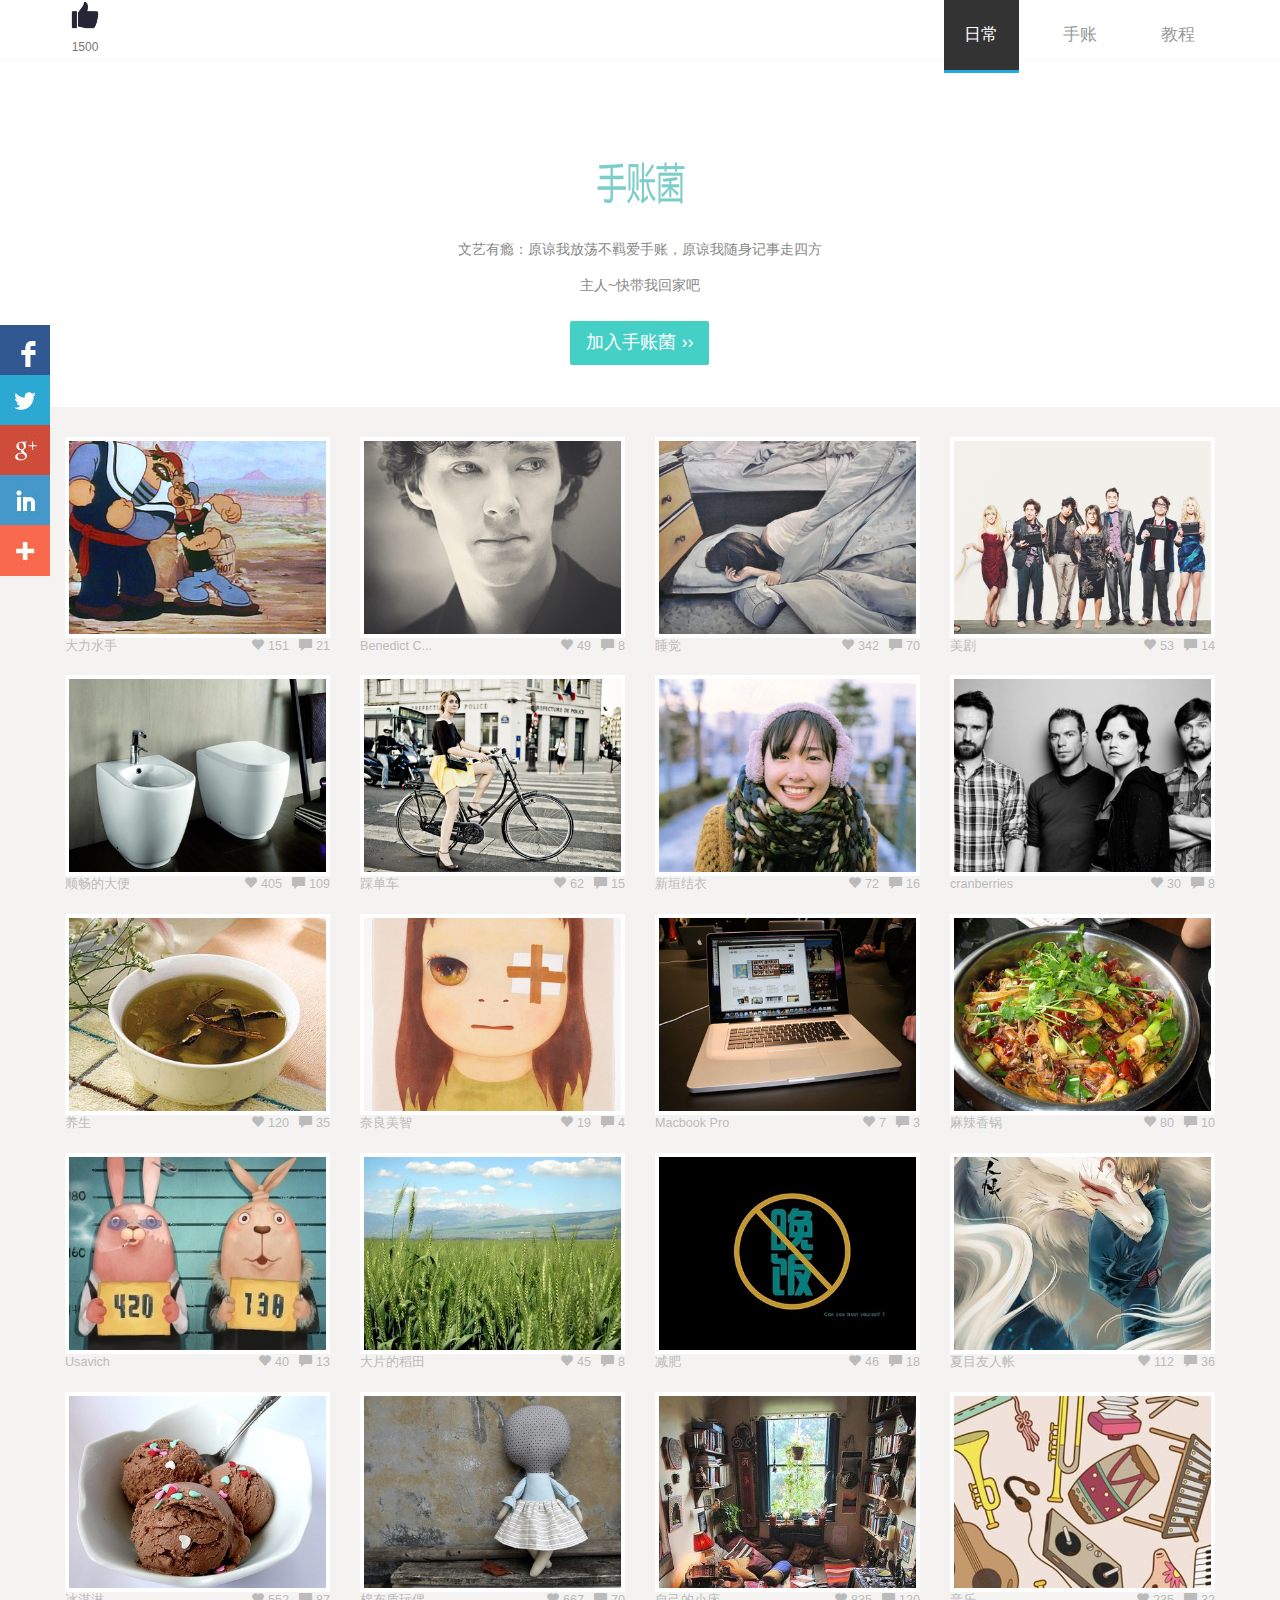
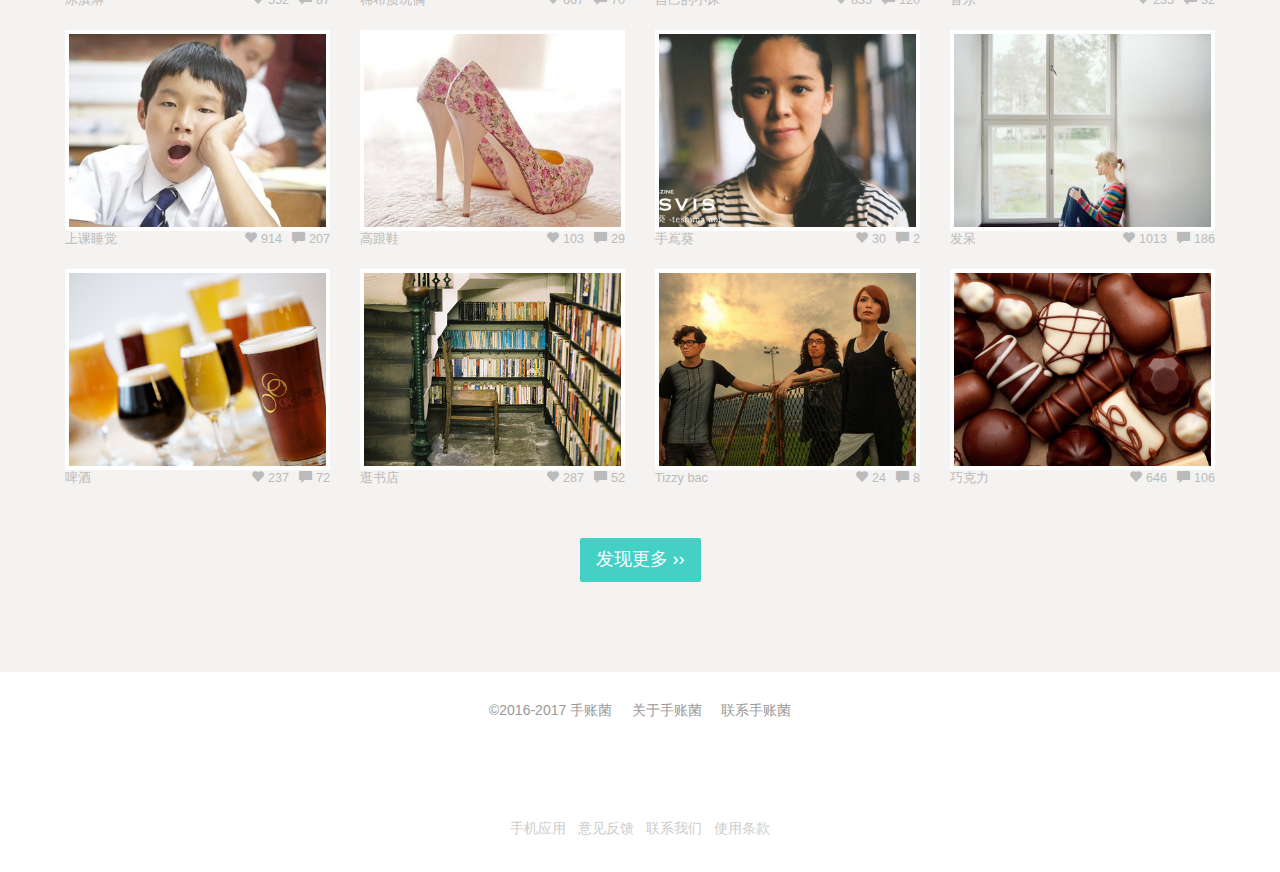
<file: index.html>
<!DOCTYPE html>
<html>
	<head>
		<meta charset="utf-8" />
		<title>手账菌:分享手账,记录点滴,寻找美好</title>
		<link media="all" type="text/css" rel="stylesheet" href="bootstrap3.1.1/css/bootstrap.min.css">
		<link media="all" type="text/css" rel="stylesheet" href="css/style.css">
		<script src="js/jquery.min.js"></script>
		<script src="js/backtop.js"></script> 
	</head>
	
	<body>
		<div class="navbar navbar-default navbar-fixed-top mainhead-navbox" role="navigation">
			<div class="container">
				<div class="navbar-header">
					<button type="button" class="navbar-toggle mainhead-navbtn" data-toggle="collapse" data-target=".navbar-collapse">
						<span class="sr-only">菜单导航</span>
						<span class="icon-bar"></span>
						<span class="icon-bar"></span>
						<span class="icon-bar"></span>
					</button>
					
					<div class='navbar-brand'>
						<div class="praise">
							<span id="praise"><img src="img/common/qxzan.png" id="praise-img" /></span>
							<span id="praise-txt">1500</span>
							<span id="add-num"><em>+1</em></span>
						</div>
					</div>
				</div>
						<!--点赞或取消点赞-->
						<script>
							$(function(){
								$("#praise").click(function(){
									var praise_img = $("#praise-img");
									var text_box = $("#add-num");
									var praise_txt = $("#praise-txt");
									var num=parseInt(praise_txt.text());
									if(praise_img.attr("src") == ("img/common/zan.png")){
										$(this).html("<img src='img/common/qxzan.png' id='praise-img' class='animation' />");
										praise_txt.removeClass("hover");
										text_box.show().html("<em class='add-animation'>-1</em>");
										$(".add-animation").removeClass("hover");
										num -=1;
										praise_txt.text(num)
									}else{
										$(this).html("<img src='img/common/zan.png' id='praise-img' class='animation' />");
										praise_txt.addClass("hover");
										text_box.show().html("<em class='add-animation'>+1</em>");
										$(".add-animation").addClass("hover");
										num +=1;
										praise_txt.text(num)
									}
								});
							})
						</script>
		
				<div class="navbar-collapse collapse mainhead-collapse">
					<ul class="nav mainhead-nav">
						<li class='active'><a href="#" title='我们的日常'>日常</a></li>
						<li><a href="index2.html" title="手账的基本">手账</a></li>
						<li><a href="index3.html" title='动手做手账'>教程</a></li>
					</ul>
				</div>
			</div>
		</div>
		
		<div class='mainhead clearfix bg-white padding-b20'>
			<div class="container">
				<div class='clearfix center logbox'>
					<img src="img/common/logo.png" width="100" height="60" alt="logo">
				</div>

				<div class='row sloganbox'>
					<div class='col-xs-8 col-xs-offset-2 center'>
						<p>文艺有瘾：原谅我放荡不羁爱手账，原谅我随身记事走四方</p>
						<p>主人~快带我回家吧</p>
						<a href='login.html' class='btn btn-hero btn-lg radius-2 margin-t10 no-decoration'>加入手账菌 &rsaquo;&rsaquo;</a>
					</div>
				</div>
			</div>
		</div>
		
		<div class='clearfix maincontent ' style='background:#f4f3f1;'>
			<div class="container">
				<div class="mainbody padding-t20">
					<div class='row'>
						<div class='col-xs-6 col-sm-3 margin-b20 '>
							<div class='thumbnail radius-0 border-0 margin-b0'>
								<img src="img/img1/大力水手.jpg" alt="大力水手">
							</div>
							<div class='row margin-t0 iteminfo'>
								<div class='col-xs-7 text-left'>
									<span>大力水手</span>
								</div>
								<div class='col-xs-5 text-right'>
									<span class='glyphicon glyphicon-heart'></span> 151 
									<span class='hidden-sm hidden-xs'> &nbsp; 
										<span class='glyphicon glyphicon-comment'></span> 21
									</span>
								</div>
							</div>
						</div>
										
						<div class='col-xs-6 col-sm-3 margin-b20 '>
							<div class='thumbnail radius-0 border-0 margin-b0'>
								<img src="img/img1/Benedict.jpg" alt="Benedict Cumberbatch">
							</div>
							<div class='row margin-t0 iteminfo'>
								<div class='col-xs-7 text-left'>
									<span>Benedict C...</span>
								</div>
								<div class='col-xs-5 text-right'>
									<span class='glyphicon glyphicon-heart'></span> 49 
									<span class='hidden-sm hidden-xs'> &nbsp; 
										<span class='glyphicon glyphicon-comment'></span> 8
									</span>
								</div>
							</div>
						</div>
					
						<div class='clearfix visible-xs'></div>
					
						<div class='col-xs-6 col-sm-3 margin-b20 '>
							<div class='thumbnail radius-0 border-0 margin-b0'>
								<img src="img/img1/睡觉.jpg" alt="睡觉">
							</div>
							<div class='row margin-t0 iteminfo'>
								<div class='col-xs-7 text-left'>
									<span>睡觉</span>
								</div>
								<div class='col-xs-5 text-right'>
									<span class='glyphicon glyphicon-heart'></span> 342 
									<span class='hidden-sm hidden-xs'> &nbsp; 
										<span class='glyphicon glyphicon-comment'></span> 70
									</span>
								</div>
							</div>
						</div>
			
						<div class='col-xs-6 col-sm-3 margin-b20 '>
							<div class='thumbnail radius-0 border-0 margin-b0'>
								<img src="img/img1/美剧.jpg" alt="美剧">
							</div>
							<div class='row margin-t0 iteminfo'>
								<div class='col-xs-7 text-left'>
									<span>美剧</span>
								</div>
								<div class='col-xs-5 text-right'>
									<span class='glyphicon glyphicon-heart'></span> 53 
									<span class='hidden-sm hidden-xs'> &nbsp; 
										<span class='glyphicon glyphicon-comment'></span> 14
									</span>
								</div>
							</div>
						</div>
					</div>
				
					<div class='row'>
						<div class='col-xs-6 col-sm-3 margin-b20 '>
							<div class='thumbnail radius-0 border-0 margin-b0'>
								<img src="img/img1/顺畅的.jpg" alt="顺畅的大便">
							</div>
							<div class='row margin-t0 iteminfo'>
								<div class='col-xs-7 text-left'>
									<span>顺畅的大便</span>
								</div>
								<div class='col-xs-5 text-right'>
									<span class='glyphicon glyphicon-heart'></span> 405 
									<span class='hidden-sm hidden-xs'> &nbsp; 
										<span class='glyphicon glyphicon-comment'></span> 109
									</span>
								</div>
							</div>
						</div>
					
						<div class='col-xs-6 col-sm-3 margin-b20 '>
							<div class='thumbnail radius-0 border-0 margin-b0'>
								<img src="img/img1/踩单车.jpg" alt="踩单车">
							</div>
							<div class='row margin-t0 iteminfo'>
								<div class='col-xs-7 text-left'>
									<span>踩单车</span>
								</div>
								<div class='col-xs-5 text-right'>
									<span class='glyphicon glyphicon-heart'></span> 62 
									<span class='hidden-sm hidden-xs'> &nbsp; 
										<span class='glyphicon glyphicon-comment'></span> 15
									</span>
								</div>
							</div>
						</div>
						<div class='clearfix visible-xs'></div>
						<div class='col-xs-6 col-sm-3 margin-b20 '>
							<div class='thumbnail radius-0 border-0 margin-b0'>
								<img src="img/img1/新垣结衣.jpg" alt="新垣结衣">
							</div>
							<div class='row margin-t0 iteminfo'>
								<div class='col-xs-7 text-left'>
									<span>新垣结衣</span>
								</div>
								<div class='col-xs-5 text-right'>
									<span class='glyphicon glyphicon-heart'></span> 72 
									<span class='hidden-sm hidden-xs'> &nbsp; 
										<span class='glyphicon glyphicon-comment'></span> 16
									</span>
								</div>
							</div>
						</div>
				
						<div class='col-xs-6 col-sm-3 margin-b20 '>
							<div class='thumbnail radius-0 border-0 margin-b0'>
								<img src="img/img1/cranberries.jpg" alt="cranberries">
							</div>
							<div class='row margin-t0 iteminfo'>
								<div class='col-xs-7 text-left'>
									<span>cranberries</span>
								</div>
								<div class='col-xs-5 text-right'>
									<span class='glyphicon glyphicon-heart'></span> 30 
									<span class='hidden-sm hidden-xs'> &nbsp; 
										<span class='glyphicon glyphicon-comment'></span> 8
									</span>
								</div>
							</div>
						</div>
					</div>
					
					<div class='row'>				
						<div class='col-xs-6 col-sm-3 margin-b20 '>
							<div class='thumbnail radius-0 border-0 margin-b0'>
								<img src="img/img1/养生.jpg" alt="养生">
							</div>
							<div class='row margin-t0 iteminfo'>
								<div class='col-xs-7 text-left'>
									<span>养生</span>
								</div>
								<div class='col-xs-5 text-right'>
									<span class='glyphicon glyphicon-heart'></span> 120 
									<span class='hidden-sm hidden-xs'> &nbsp; 
										<span class='glyphicon glyphicon-comment'></span> 35
									</span>
								</div>
							</div>
						</div>
			
						<div class='col-xs-6 col-sm-3 margin-b20 '>
							<div class='thumbnail radius-0 border-0 margin-b0'>
								<img src="img/img1/奈良美智.jpg" alt="奈良美智">
							</div>
							<div class='row margin-t0 iteminfo'>
								<div class='col-xs-7 text-left'>
									<span>奈良美智</span>
								</div>
								<div class='col-xs-5 text-right'>
									<span class='glyphicon glyphicon-heart'></span> 19 
									<span class='hidden-sm hidden-xs'> &nbsp; 
										<span class='glyphicon glyphicon-comment'></span> 4
									</span>
								</div>
							</div>
						</div>
						<div class='clearfix visible-xs'></div>						  					
						<div class='col-xs-6 col-sm-3 margin-b20 '>
							<div class='thumbnail radius-0 border-0 margin-b0'>
								<img src="img/img1/Macbook Pro.jpg" alt="Macbook Pro">
							</div>
							<div class='row margin-t0 iteminfo'>
								<div class='col-xs-7 text-left'>
									<span>Macbook Pro</span>
								</div>
								<div class='col-xs-5 text-right'>
									<span class='glyphicon glyphicon-heart'></span> 7 
									<span class='hidden-sm hidden-xs'> &nbsp; 
										<span class='glyphicon glyphicon-comment'></span> 3
									</span>
								</div>
							</div>
						</div>	
						<div class='col-xs-6 col-sm-3 margin-b20 '>
							<div class='thumbnail radius-0 border-0 margin-b0'>
								<img src="img/img1/麻辣香锅.jpg" alt="麻辣香锅">
							</div>
							<div class='row margin-t0 iteminfo'>
								<div class='col-xs-7 text-left'>
									<span>麻辣香锅</span>
								</div>
								<div class='col-xs-5 text-right'>
									<span class='glyphicon glyphicon-heart'></span> 80 
									<span class='hidden-sm hidden-xs'> &nbsp; 
										<span class='glyphicon glyphicon-comment'></span> 10
									</span>
								</div>
							</div>
						</div>
					</div>
					<div class='row'>
						<div class='col-xs-6 col-sm-3 margin-b20 '>
							<div class='thumbnail radius-0 border-0 margin-b0'>
								<img src="img/img1/Usavich.jpg" alt="Usavich">
							</div>
							<div class='row margin-t0 iteminfo'>
								<div class='col-xs-7 text-left'>
									<span>Usavich</span>
								</div>
								<div class='col-xs-5 text-right'>
									<span class='glyphicon glyphicon-heart'></span> 40 
									<span class='hidden-sm hidden-xs'> &nbsp; 
										<span class='glyphicon glyphicon-comment'></span> 13
									</span>
								</div>
							</div>
						</div>
						
						<div class='col-xs-6 col-sm-3 margin-b20 '>
							<div class='thumbnail radius-0 border-0 margin-b0'>
								<img src="img/img1/大片的稻田.jpg" alt="大片的稻田">
							</div>
							<div class='row margin-t0 iteminfo'>
								<div class='col-xs-7 text-left'>
									<span>大片的稻田</span>
								</div>
								<div class='col-xs-5 text-right'>
									<span class='glyphicon glyphicon-heart'></span> 45 
									<span class='hidden-sm hidden-xs'> &nbsp; 
										<span class='glyphicon glyphicon-comment'></span> 8
									</span>
								</div>
							</div>
						</div>
						<div class='clearfix visible-xs'></div>
						<div class='col-xs-6 col-sm-3 margin-b20 '>
							<div class='thumbnail radius-0 border-0 margin-b0'>
								<img src="img/img1/减肥.jpg" alt="减肥">
							</div>
							<div class='row margin-t0 iteminfo'>
								<div class='col-xs-7 text-left'>
									<span>减肥</span>
								</div>
								<div class='col-xs-5 text-right'>
									<span class='glyphicon glyphicon-heart'></span> 46 
									<span class='hidden-sm hidden-xs'> &nbsp; 
										<span class='glyphicon glyphicon-comment'></span> 18
									</span>
								</div>
							</div>
						</div>
						
						<div class='col-xs-6 col-sm-3 margin-b20 '>
							<div class='thumbnail radius-0 border-0 margin-b0'>
								<img src="img/img1/夏目友人帐.jpg" alt="夏目友人帐">
							</div>
							<div class='row margin-t0 iteminfo'>
								<div class='col-xs-7 text-left'>
									<span>夏目友人帐</span>
								</div>
								<div class='col-xs-5 text-right'>
									<span class='glyphicon glyphicon-heart'></span> 112 
									<span class='hidden-sm hidden-xs'> &nbsp; 
										<span class='glyphicon glyphicon-comment'></span> 36
									</span>
								</div>
							</div>
						</div>
					</div>
					
					<div class='row'>
						<div class='col-xs-6 col-sm-3 margin-b20 '>
							<div class='thumbnail radius-0 border-0 margin-b0'>
								<img src="img/img1/冰淇淋.jpg" alt="冰淇淋">
							</div>
							<div class='row margin-t0 iteminfo'>
								<div class='col-xs-7 text-left'>
									<span>冰淇淋</span>
								</div>
								<div class='col-xs-5 text-right'>
									<span class='glyphicon glyphicon-heart'></span> 552 
									<span class='hidden-sm hidden-xs'> &nbsp; 
										<span class='glyphicon glyphicon-comment'></span> 87
									</span>
								</div>
							</div>
						</div>
					
						<div class='col-xs-6 col-sm-3 margin-b20 '>
							<div class='thumbnail radius-0 border-0 margin-b0'>
								<img src="img/img1/棉布质玩偶.jpg" alt="棉布质玩偶">
							</div>
							<div class='row margin-t0 iteminfo'>
								<div class='col-xs-7 text-left'>
									<span>棉布质玩偶</span>
								</div>
								<div class='col-xs-5 text-right'>
									<span class='glyphicon glyphicon-heart'></span> 667 
									<span class='hidden-sm hidden-xs'> &nbsp; 
										<span class='glyphicon glyphicon-comment'></span> 70
									</span>
								</div>
							</div>
						</div>
						<div class='clearfix visible-xs'></div>
						<div class='col-xs-6 col-sm-3 margin-b20 '>
							<div class='thumbnail radius-0 border-0 margin-b0'>
								<img src="img/img1/自己的小床.jpg" alt="自己的小床">
							</div>
							<div class='row margin-t0 iteminfo'>
								<div class='col-xs-7 text-left'>
									<span>自己的小床</span>
								</div>
								<div class='col-xs-5 text-right'>
									<span class='glyphicon glyphicon-heart'></span> 835 
									<span class='hidden-sm hidden-xs'> &nbsp; 
										<span class='glyphicon glyphicon-comment'></span> 120
									</span>
								</div>
							</div>
						</div>
						
						<div class='col-xs-6 col-sm-3 margin-b20 '>
							<div class='thumbnail radius-0 border-0 margin-b0'>
								<img src="img/img1/音乐.jpg" alt="音乐">
							</div>
							<div class='row margin-t0 iteminfo'>
								<div class='col-xs-7 text-left'>
									<span>音乐</span>
								</div>
								<div class='col-xs-5 text-right'>
									<span class='glyphicon glyphicon-heart'></span> 235 
									<span class='hidden-sm hidden-xs'> &nbsp; 
										<span class='glyphicon glyphicon-comment'></span> 32
									</span>
								</div>
							</div>
						</div>
					</div>
					
					<div class='row'>
						<div class='col-xs-6 col-sm-3 margin-b20 '>
							<div class='thumbnail radius-0 border-0 margin-b0'>
								<img src="img/img1/上课睡觉.jpg" alt="上课睡觉">
							</div>
							<div class='row margin-t0 iteminfo'>
								<div class='col-xs-7 text-left'>
									<span>上课睡觉</span>
								</div>
								<div class='col-xs-5 text-right'>
									<span class='glyphicon glyphicon-heart'></span> 914 
									<span class='hidden-sm hidden-xs'> &nbsp; 
										<span class='glyphicon glyphicon-comment'></span> 207
									</span>
								</div>
							</div>
						</div>
						
						<div class='col-xs-6 col-sm-3 margin-b20 '>
							<div class='thumbnail radius-0 border-0 margin-b0'>
								<img src="img/img1/高跟鞋.jpg" alt="高跟鞋">
							</div>
							<div class='row margin-t0 iteminfo'>
								<div class='col-xs-7 text-left'>
									<span>高跟鞋</span>
								</div>
								<div class='col-xs-5 text-right'>
									<span class='glyphicon glyphicon-heart'></span> 103 
									<span class='hidden-sm hidden-xs'> &nbsp; 
										<span class='glyphicon glyphicon-comment'></span> 29
									</span>
								</div>
							</div>
						</div>
						<div class='clearfix visible-xs'></div>
						<div class='col-xs-6 col-sm-3 margin-b20 '>
							<div class='thumbnail radius-0 border-0 margin-b0'>
								<img src="img/img1/手嶌葵.jpg" alt="手嶌葵">
							</div>
							<div class='row margin-t0 iteminfo'>
								<div class='col-xs-7 text-left'>
									<span>手嶌葵</span>
								</div>
								<div class='col-xs-5 text-right'>
									<span class='glyphicon glyphicon-heart'></span> 30 
									<span class='hidden-sm hidden-xs'> &nbsp; 
										<span class='glyphicon glyphicon-comment'></span> 2
									</span>
								</div>
							</div>
						</div>
						
						<div class='col-xs-6 col-sm-3 margin-b20 '>
							<div class='thumbnail radius-0 border-0 margin-b0'>
								<img src="img/img1/发呆.jpg" alt="发呆">
							</div>
							<div class='row margin-t0 iteminfo'>
								<div class='col-xs-7 text-left'>
									<span>发呆</span>
								</div>
								<div class='col-xs-5 text-right'>
									<span class='glyphicon glyphicon-heart'></span> 1013 
									<span class='hidden-sm hidden-xs'> &nbsp; 
										<span class='glyphicon glyphicon-comment'></span> 186
									</span>
								</div>
							</div>
						</div>
					</div>
					
					<div class='row'>
						<div class='col-xs-6 col-sm-3 margin-b20 '>
							<div class='thumbnail radius-0 border-0 margin-b0'>
								<img src="img/img1/啤酒.jpg" alt="啤酒">
							</div>
							<div class='row margin-t0 iteminfo'>
								<div class='col-xs-7 text-left'>
									<span>啤酒</span>
								</div>
								<div class='col-xs-5 text-right'>
									<span class='glyphicon glyphicon-heart'></span> 237 
									<span class='hidden-sm hidden-xs'> &nbsp; 
										<span class='glyphicon glyphicon-comment'></span> 72
									</span>
								</div>
							</div>
						</div>
						
						<div class='col-xs-6 col-sm-3 margin-b20 '>
							<div class='thumbnail radius-0 border-0 margin-b0'>
								<img src="img/img1/逛书店.jpg" alt="逛书店">
							</div>
							<div class='row margin-t0 iteminfo'>
								<div class='col-xs-7 text-left'>
									<span>逛书店</span>
								</div>
								<div class='col-xs-5 text-right'>
									<span class='glyphicon glyphicon-heart'></span> 287 
									<span class='hidden-sm hidden-xs'> &nbsp; 
										<span class='glyphicon glyphicon-comment'></span> 52
									</span>
								</div>
							</div>
						</div>
						<div class='clearfix visible-xs'></div>
						
						<div class='col-xs-6 col-sm-3 margin-b20 '>
							<div class='thumbnail radius-0 border-0 margin-b0'>
								<img src="img/img1/Tizzy bac.jpg" alt="Tizzy bac">
							</div>
							<div class='row margin-t0 iteminfo'>
								<div class='col-xs-7 text-left'>
									<span>Tizzy bac</span>
								</div>
								<div class='col-xs-5 text-right'>
									<span class='glyphicon glyphicon-heart'></span> 24 
									<span class='hidden-sm hidden-xs'> &nbsp; 
										<span class='glyphicon glyphicon-comment'></span> 8
									</span>
								</div>
							</div>
						</div>
						
						<div class='col-xs-6 col-sm-3 margin-b20 '>
							<div class='thumbnail radius-0 border-0 margin-b0'>
								<img src="img/img1/巧克力.jpg" alt="巧克力">
							</div>
							<div class='row margin-t0 iteminfo'>
								<div class='col-xs-7 text-left'>
									<span>巧克力</span>
								</div>
								<div class='col-xs-5 text-right'>
									<span class='glyphicon glyphicon-heart'></span> 646 
									<span class='hidden-sm hidden-xs'> &nbsp; 
										<span class='glyphicon glyphicon-comment'></span> 106
									</span>
								</div>
							</div>
						</div>
					</div>
		   			
		   			<div class='row center margin20'>
						<a href="login.html"  class='btn btn-gray btn-lg radius-2 margin-t10 no-decoration'>发现更多 &rsaquo;&rsaquo;</a>
					</div>
				</div>
			</div>
		</div>
		
		<div class="container">
			<div class="mainfoot center">
				<p>
					&copy;2016-2017 手账菌  &nbsp;  &nbsp; <a href='login.html' title='关于手账菌'>关于手账菌</a> &nbsp;  &nbsp; <a href='login.html' title='联系手账菌'>联系手账菌</a>
				</p>
				<div class='row'>
					<div class='row partnerbox'>
						<a href="login.html" title='手机应用'>手机应用</a> &nbsp;
						<a href="login.html" title='意见反馈'>意见反馈</a> &nbsp;
						<a href="login.html" title='联系我们'>联系我们</a>  &nbsp;
						<a href="login.html" title="使用条款">使用条款</a>  
					</div>	
				</div>
			</div>
		</div>

		<!--左侧-->
		<div class="leftside">
			<a href="login.html" class="way1" title="facebook分享"><img src="img/img1/way01.jpg"  width="50" height="50" /></a>
			<a href="login.html" class="way2" title="twitter分享"><img src="img/img1/way02.jpg"  width="50" height="50" /></a>
			<a href="login.html" class="way3" title="Google分享"><img src="img/img1/way03.jpg" width="50" height="50" /></a>
			<a href="login.html" class="way4" title="ins分享"><img src="img/img1/way04.jpg"  width="50" height="50" /></a>
			<a href="login.html" class="way5" title="更多分享方式"><img src="img/img1/way05.jpg"  width="50" height="50" /></a>
		</div>
		
		<!--返回顶部-->
		<a href="#0" class="cd-top">Top</a>
		
		<script src="js/jquery.min.js"></script>
		<script src="bootstrap3.1.1/js/bootstrap.min.js"></script>
		
		<script>
			$(function(){
				$('.leftside a').hover(function(){
					$(this).animate({width:'65px'},300);	
				},function(){
					$(this).animate({width:'50px'},300);	
				});
			});
		</script>
	</body>
</html>
</file>
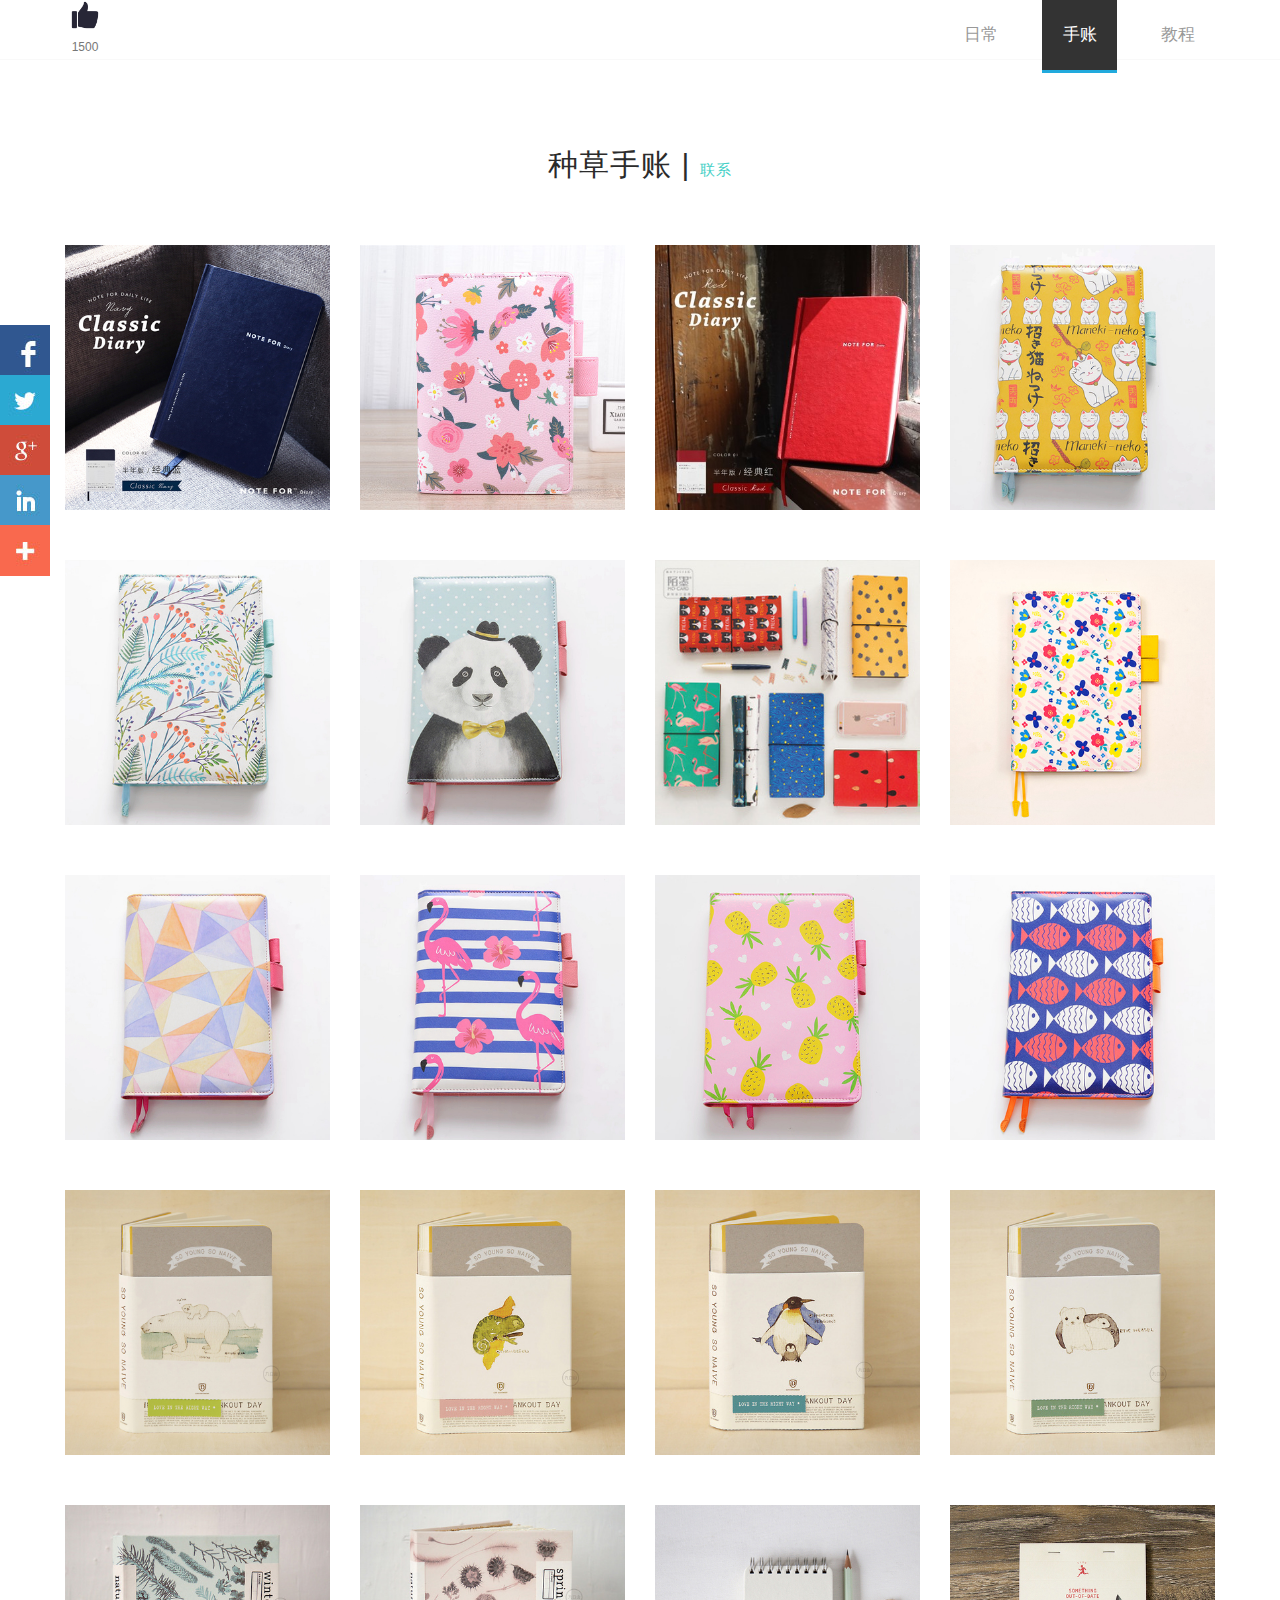
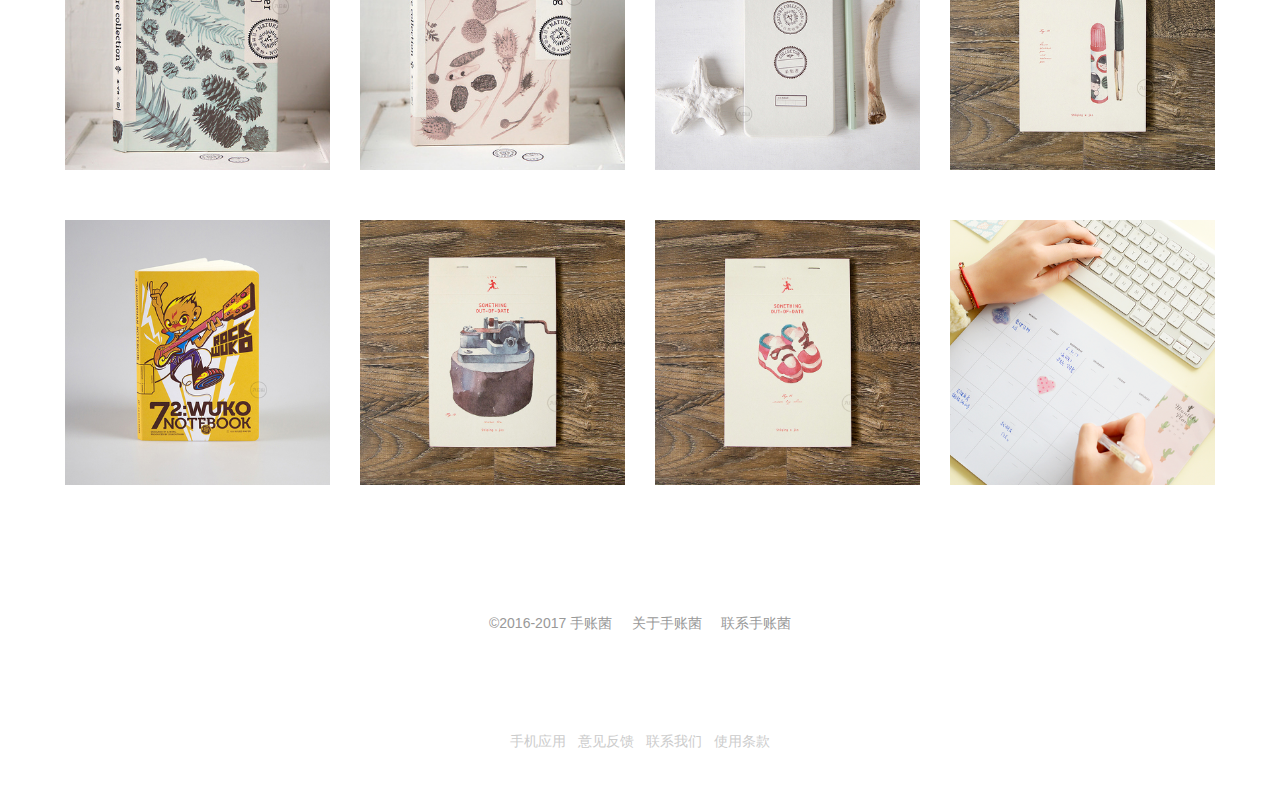
<file: index2.html>
<!DOCTYPE html>
<html>
	<head>
		<meta charset="utf-8" />
		<title>手账菌:分享手账,记录点滴,寻找美好</title>
		<link media="all" type="text/css" rel="stylesheet" href="bootstrap3.1.1/css/bootstrap.min.css">
		<link media="all" type="text/css" rel="stylesheet" href="css/style.css">
		<link media="all" type="text/css" rel="stylesheet" href="css/style2.css">
		<script src="js/jquery.min.js"></script>
		<script src="js/backtop.js"></script> 
	</head>
	
	<body>
		<div class="navbar navbar-default navbar-fixed-top mainhead-navbox" role="navigation">
			<div class="container">
				<div class="navbar-header">
					<button type="button" class="navbar-toggle mainhead-navbtn" data-toggle="collapse" data-target=".navbar-collapse">
						<span class="sr-only">菜单导航</span>
						<span class="icon-bar"></span>
						<span class="icon-bar"></span>
						<span class="icon-bar"></span>
					</button>
					
					<div class='navbar-brand'>
						<div class="praise">
							<span id="praise"><img src="img/common/qxzan.png" id="praise-img" /></span>
							<span id="praise-txt">1500</span>
							<span id="add-num"><em>+1</em></span>
						</div>
					</div>
				</div>
						<script>
							$(function(){
								$("#praise").click(function(){
									var praise_img = $("#praise-img");
									var text_box = $("#add-num");
									var praise_txt = $("#praise-txt");
									var num=parseInt(praise_txt.text());
									if(praise_img.attr("src") == ("img/common/zan.png")){
										$(this).html("<img src='img/common/qxzan.png' id='praise-img' class='animation' />");
										praise_txt.removeClass("hover");
										text_box.show().html("<em class='add-animation'>-1</em>");
										$(".add-animation").removeClass("hover");
										num -=1;
										praise_txt.text(num)
									}else{
										$(this).html("<img src='img/common/zan.png' id='praise-img' class='animation' />");
										praise_txt.addClass("hover");
										text_box.show().html("<em class='add-animation'>+1</em>");
										$(".add-animation").addClass("hover");
										num +=1;
										praise_txt.text(num)
									}
								});
							})
						</script>
		
				<div class="navbar-collapse collapse mainhead-collapse">
					<ul class="nav mainhead-nav">
						<li><a href="index.html" title='我们的日常'>日常</a></li>
						<li class='active'><a href="index2.html" title="手账的基本">手账</a></li>
						<li><a href="index3.html" title='动手做手账'>教程</a></li>
					</ul>
				</div>
			</div>
		</div>
		
		<div class="content-wrapper">
			<div class="container">
				<div class="title">
					<h1>种草手账 | <a href="login.html">联系</a></h1>
				</div>
				<div class="row">
					<div class="col-md-3 gallery-item">
						<a href="img/img2/1.jpg"><img src="img/img2/1.jpg" alt="" ></a>
					</div>
					<div class="col-md-3 gallery-item">
						<a href="img/img2/2.jpg" ><img src="img/img2/2.jpg" alt=""></a>
					</div>
					<div class="col-md-3 gallery-item">
						<a href="img/img2/3.jpg" ><img src="img/img2/3.jpg" alt=""></a>
					</div>
					<div class="col-md-3 gallery-item">
						<a href="img/img2/4.jpg" ><img src="img/img2/4.jpg" alt=""></a>
					</div>
					<div class="col-md-3 gallery-item">
						<a href="img/img2/5.jpg" ><img src="img/img2/5.jpg" alt=""></a>
					</div>
					<div class="col-md-3 gallery-item">
						<a href="img/img2/6.jpg" ><img src="img/img2/6.jpg" alt=""></a>
					</div>
					<div class="col-md-3 gallery-item">
						<a href="img/img2/7.jpg" ><img src="img/img2/7.jpg" alt=""></a>
					</div>
					<div class="col-md-3 gallery-item">
						<a href="img/img2/8.jpg" ><img src="img/img2/8.jpg" alt=""></a>
					</div>
					<div class="col-md-3 gallery-item">
						<a href="img/img2/9.jpg" ><img src="img/img2/9.jpg" alt=""></a>
					</div>
					<div class="col-md-3 gallery-item">
						<a href="img/img2/10.jpg" ><img src="img/img2/10.jpg" alt=""></a>
					</div>
					<div class="col-md-3 gallery-item">
						<a href="img/img2/11.jpg" ><img src="img/img2/11.jpg" alt=""></a>
					</div>
					<div class="col-md-3 gallery-item">
						<a href="img/img2/12.jpg" ><img src="img/img2/12.jpg" alt=""></a>
					</div>
					<div class="col-md-3 gallery-item">
						<a href="img/img2/13.jpg" ><img src="img/img2/13.jpg" alt=""></a>
					</div>
					<div class="col-md-3 gallery-item">
						<a href="img/img2/14.jpg" ><img src="img/img2/14.jpg" alt=""></a>
					</div>
					<div class="col-md-3 gallery-item">
						<a href="img/img2/15.jpg" ><img src="img/img2/15.jpg" alt=""></a>
					</div>
					<div class="col-md-3 gallery-item">
						<a href="img/img2/16.jpg" ><img src="img/img2/16.jpg" alt=""></a>
					</div>
					<div class="col-md-3 gallery-item">
						<a href="img/img2/17.jpg" ><img src="img/img2/17.jpg" alt=""></a>
					</div>
					<div class="col-md-3 gallery-item">
						<a href="img/img2/18.jpg" ><img src="img/img2/18.jpg" alt=""></a>
					</div>
					<div class="col-md-3 gallery-item">
						<a href="img/img2/19.jpg" ><img src="img/img2/19.jpg" alt=""></a>
					</div>
					<div class="col-md-3 gallery-item">
						<a href="img/img2/20.jpg" ><img src="img/img2/20.jpg" alt=""></a>
					</div>
					<div class="col-md-3 gallery-item">
						<a href="img/img2/21.jpg" ><img src="img/img2/21.jpg" alt=""></a>
					</div>
					<div class="col-md-3 gallery-item">
						<a href="img/img2/22.jpg" ><img src="img/img2/22.jpg" alt=""></a>
					</div>
					<div class="col-md-3 gallery-item">
						<a href="img/img2/23.jpg" ><img src="img/img2/23.jpg" alt=""></a>
					</div>
					<div class="col-md-3 gallery-item">
						<a href="img/img2/24.jpg" ><img src="img/img2/24.jpg" alt=""></a>
					</div>
				</div>
			</div>
		</div>
		
				
		<div class="container">
			<div class="mainfoot center">
				<p>
					&copy;2016-2017 手账菌  &nbsp;  &nbsp; <a href='login.html' title='关于手账菌'>关于手账菌</a> &nbsp;  &nbsp; <a href='login.html' title='联系手账菌'>联系手账菌</a>
				</p>
				<div class='row'>
					<div class='row partnerbox'>
						<a href="login.html" title='手机应用'>手机应用</a> &nbsp;
						<a href="login.html" title='意见反馈'>意见反馈</a> &nbsp;
						<a href="login.html" title='联系我们'>联系我们</a>  &nbsp;
						<a href="login.html" target="使用条款" title="使用条款">使用条款</a>  
					</div>	
				</div>
			</div>
		</div>

		<!--左侧-->
		<div class="leftside">
			<a href="login.html" class="way1" title="facebook分享"><img src="img/img1/way01.jpg" alt="懒人之家" width="50" height="50" /></a>
			<a href="login.html" class="way2" title="twitter分享"><img src="img/img1/way02.jpg" alt="懒人之家" width="50" height="50" /></a>
			<a href="login.html" class="way3" title="Google分享"><img src="img/img1/way03.jpg" alt="懒人之家" width="50" height="50" /></a>
			<a href="login.html" class="way4" title="ins分享"><img src="img/img1/way04.jpg" alt="懒人之家" width="50" height="50" /></a>
			<a href="login.html" class="way5" title="更多分享方式"><img src="img/img1/way05.jpg" alt="懒人之家" width="50" height="50" /></a>
		</div>
		
		<!--返回顶部-->
		<a href="#0" class="cd-top">Top</a>
		
		<script src="js/jquery.min.js"></script>
		<script src="bootstrap3.1.1/js/bootstrap.min.js"></script>
		
		<script>
			$(function(){
				$('.leftside a').hover(function(){
					$(this).animate({width:'65px'},300);	
				},function(){
				$(this).animate({width:'50px'},300);	
				});
			});
		</script>
	</body>
</html>
</file>
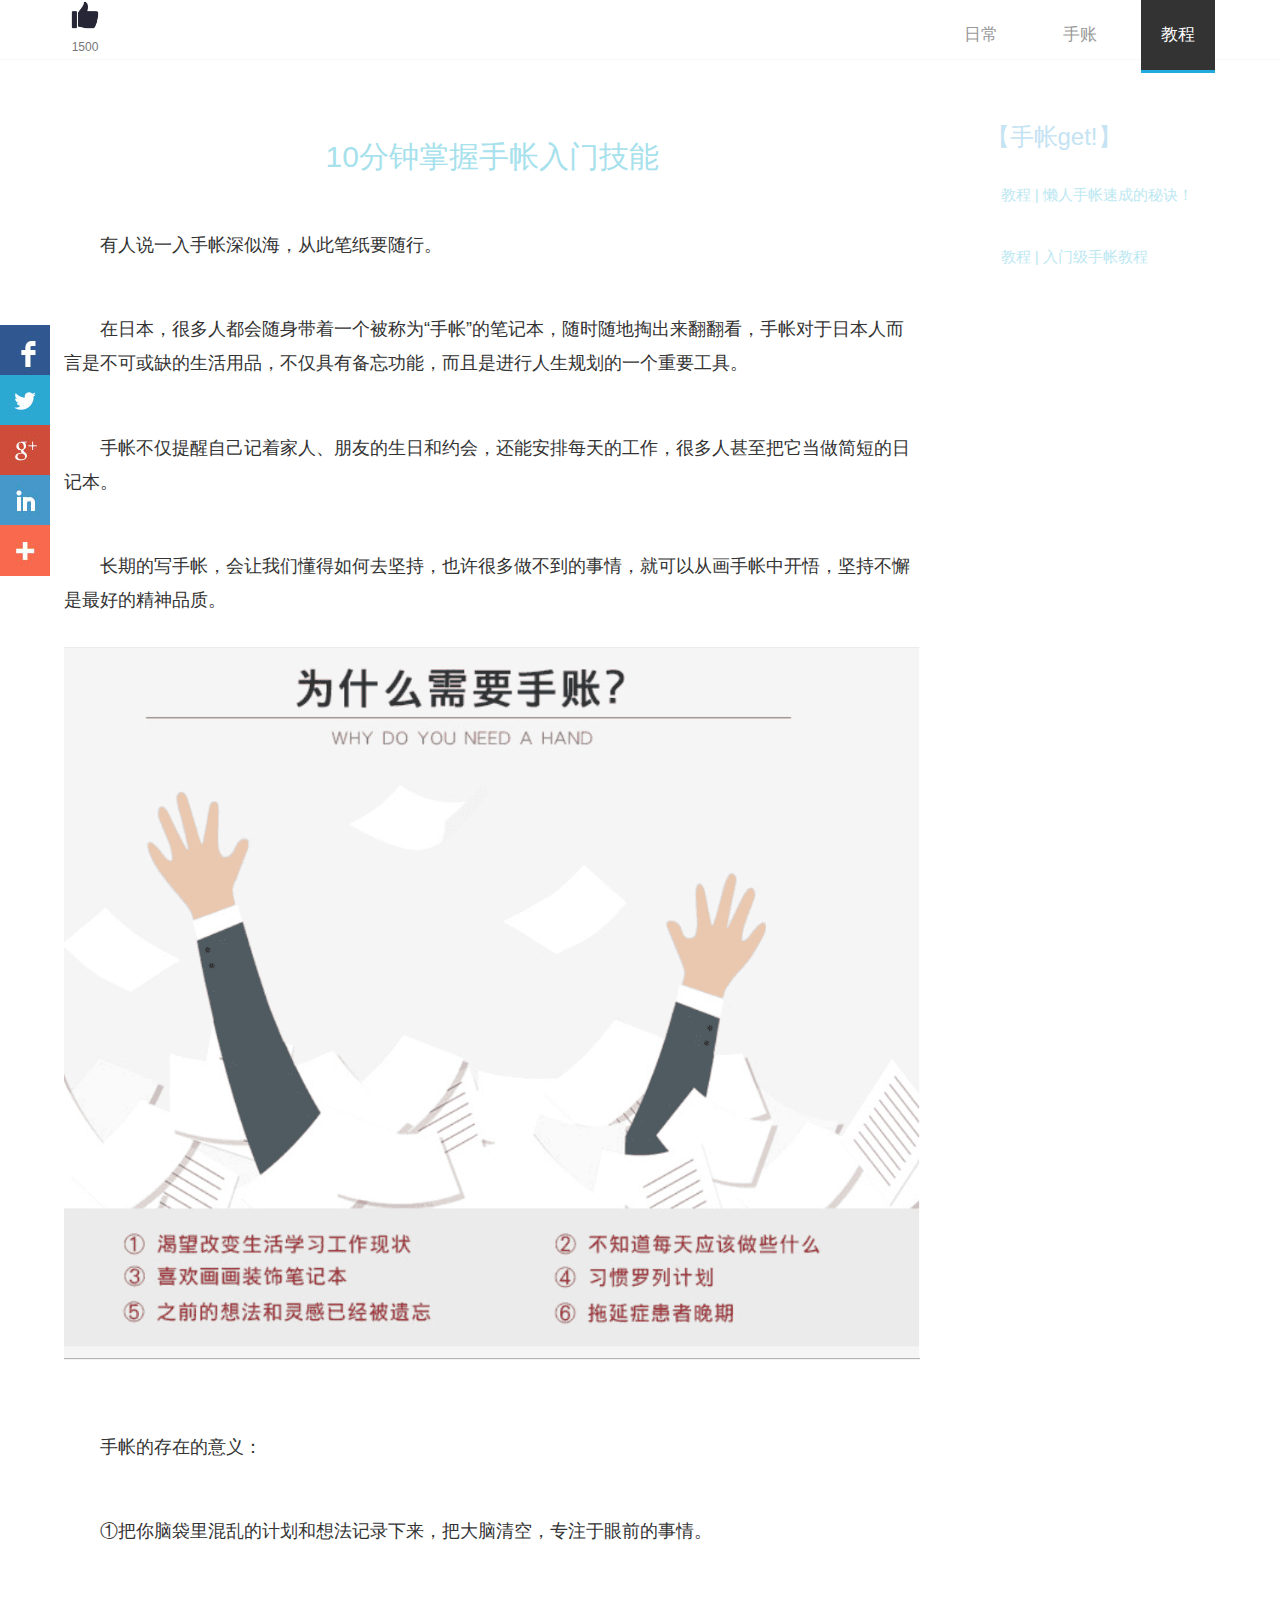
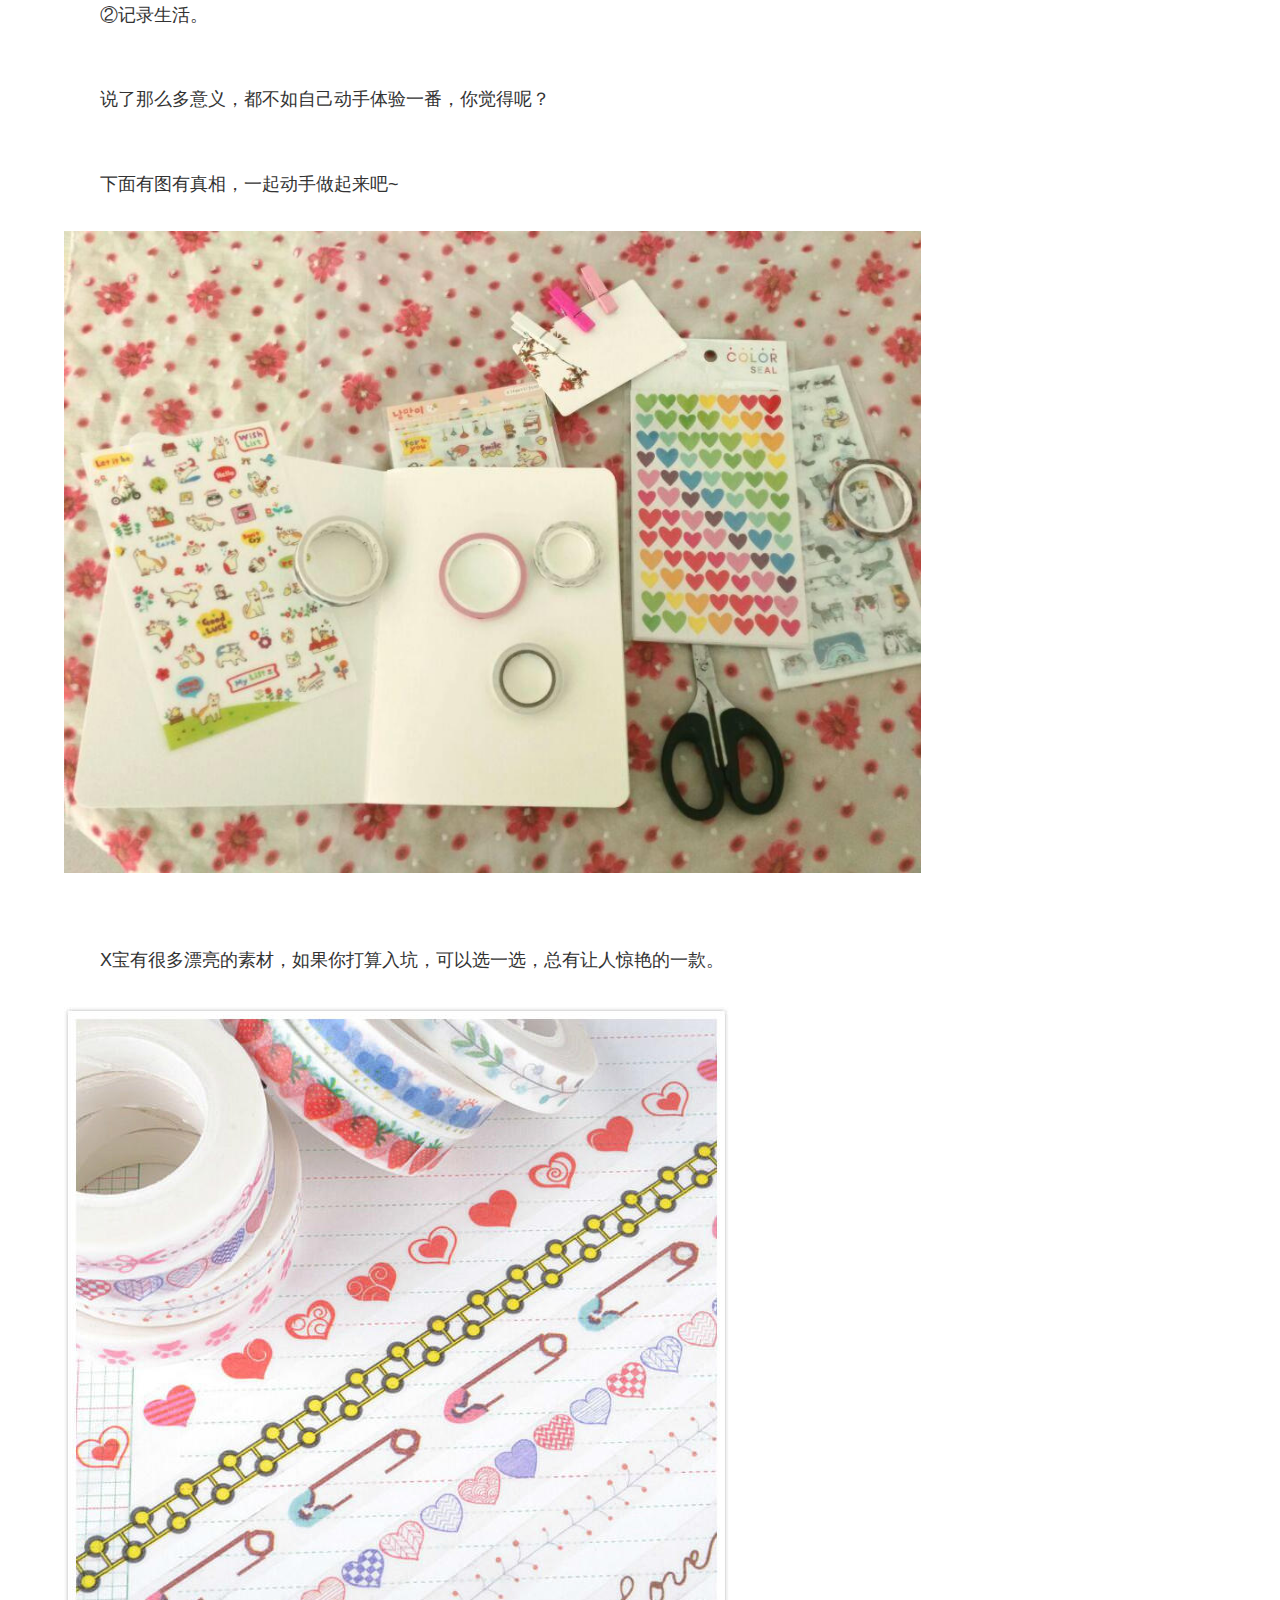
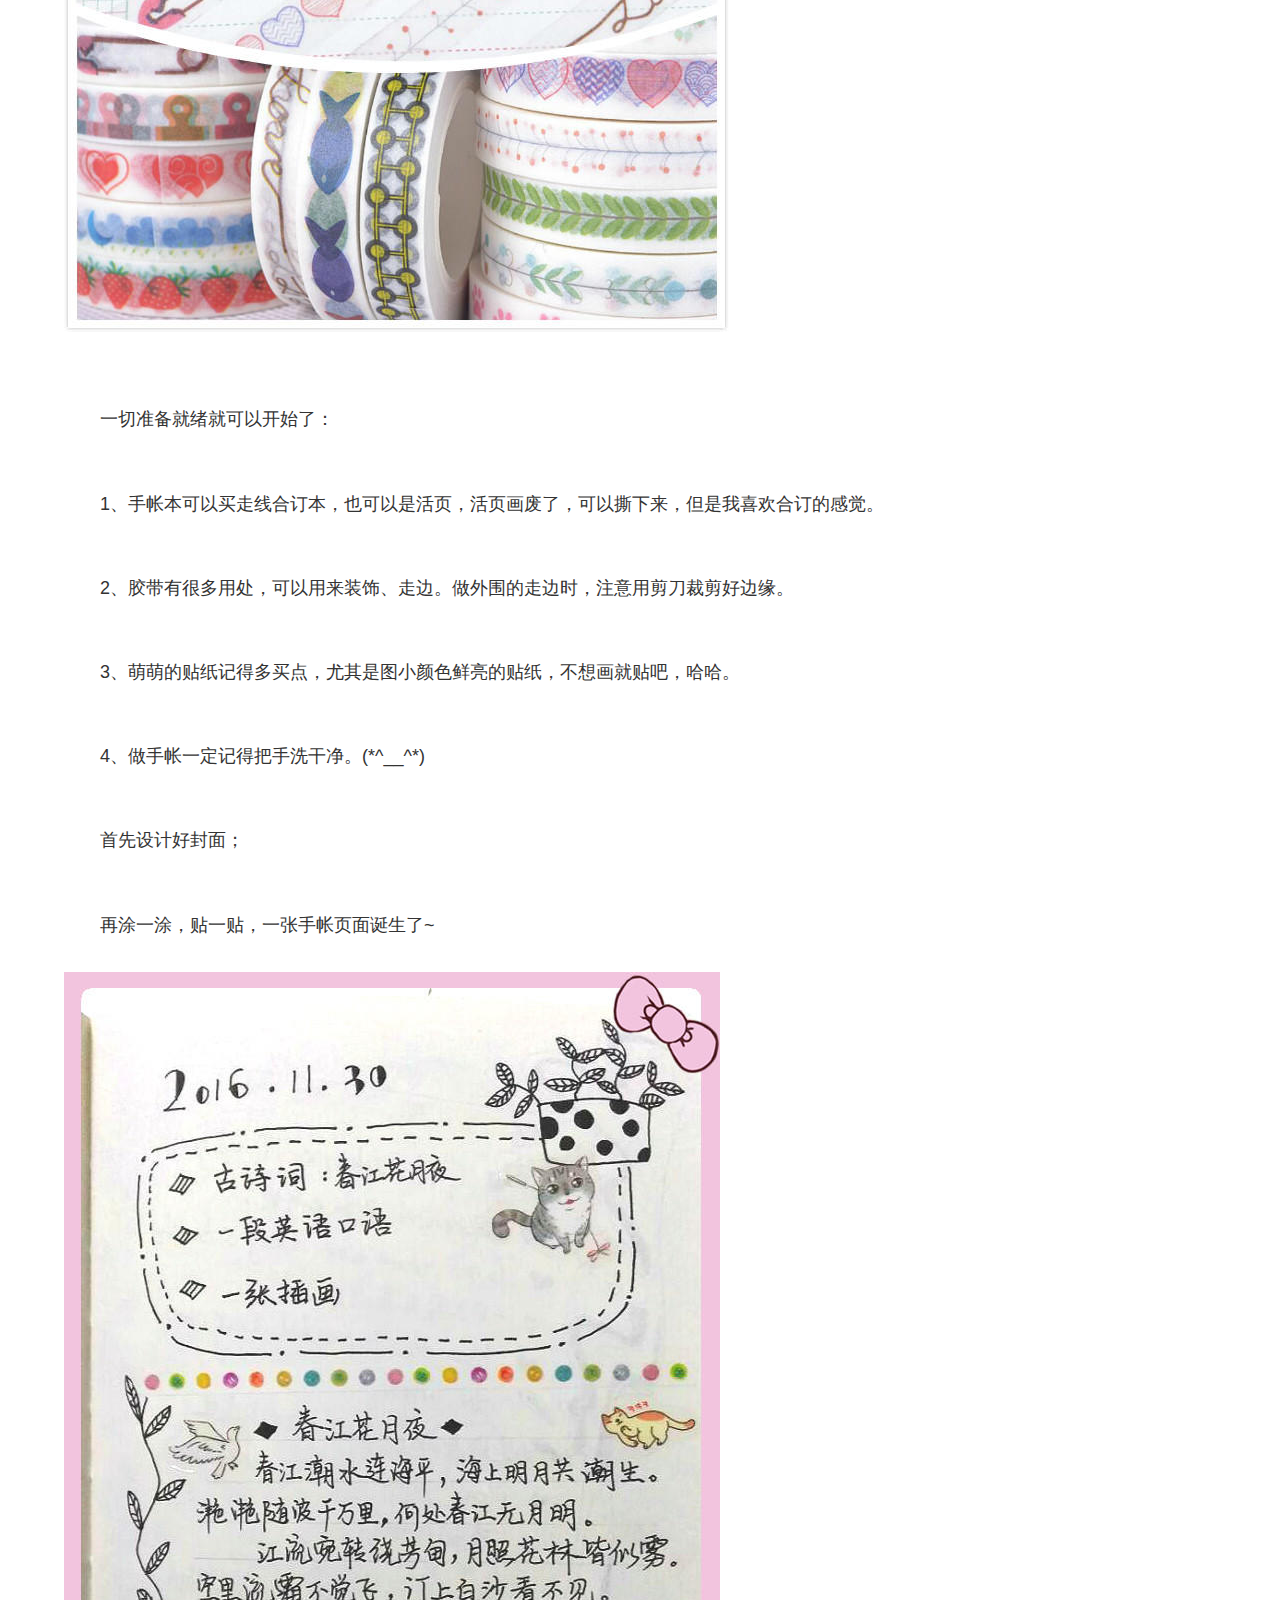
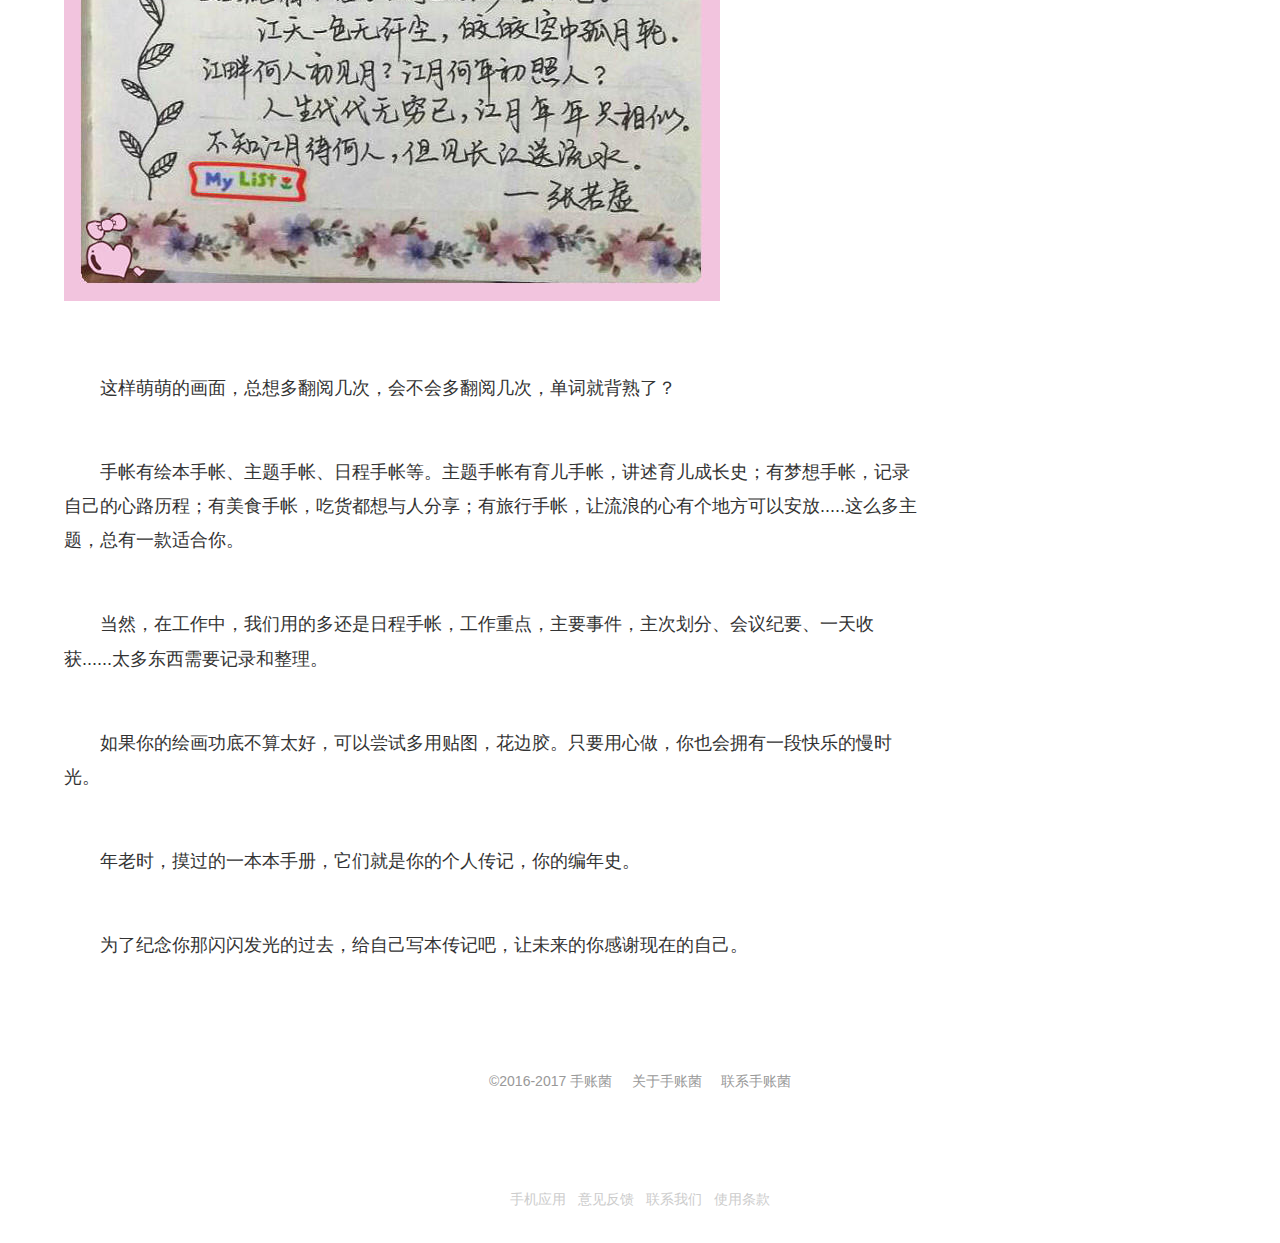
<file: index3.html>
<!DOCTYPE html>
<html>
	<head>
		<meta charset="utf-8" />
		<title>手账菌:分享手账,记录点滴,寻找美好</title>
		<link media="all" type="text/css" rel="stylesheet" href="bootstrap3.1.1/css/bootstrap.min.css">
		<link media="all" type="text/css" rel="stylesheet" href="css/style.css">
		<link media="all" type="text/css" rel="stylesheet" href="css/style3.css">
		<script src="js/jquery.min.js"></script>
		<script src="js/backtop.js"></script> 
	</head>
	
	<body>
		<div class="navbar navbar-default navbar-fixed-top mainhead-navbox" role="navigation">
			<div class="container">
				<div class="navbar-header">
					<button type="button" class="navbar-toggle mainhead-navbtn" data-toggle="collapse" data-target=".navbar-collapse">
						<span class="sr-only">菜单导航</span>
						<span class="icon-bar"></span>
						<span class="icon-bar"></span>
						<span class="icon-bar"></span>
					</button>
					
					<div class='navbar-brand'>
						<div class="praise">
							<span id="praise"><img src="img/common/qxzan.png" id="praise-img" /></span>
							<span id="praise-txt">1500</span>
							<span id="add-num"><em>+1</em></span>
						</div>
					</div>
				</div>
						<script>
							$(function(){
								$("#praise").click(function(){
									var praise_img = $("#praise-img");
									var text_box = $("#add-num");
									var praise_txt = $("#praise-txt");
									var num=parseInt(praise_txt.text());
									if(praise_img.attr("src") == ("img/common/zan.png")){
										$(this).html("<img src='img/common/qxzan.png' id='praise-img' class='animation' />");
										praise_txt.removeClass("hover");
										text_box.show().html("<em class='add-animation'>-1</em>");
										$(".add-animation").removeClass("hover");
										num -=1;
										praise_txt.text(num)
									}else{
										$(this).html("<img src='img/common/zan.png' id='praise-img' class='animation' />");
										praise_txt.addClass("hover");
										text_box.show().html("<em class='add-animation'>+1</em>");
										$(".add-animation").addClass("hover");
										num +=1;
										praise_txt.text(num)
									}
								});
							})
						</script>
		
				<div class="navbar-collapse collapse mainhead-collapse">
					<ul class="nav mainhead-nav">
						<li><a href="index.html" title='我们的日常'>日常</a></li>
						<li><a href="index2.html" title="手账的基本">手账</a></li>
						<li class='active'><a href="index3.html" title='动手做手账'>教程</a></li>
					</ul>
				</div>
			</div>
		</div>
		
		<div class="sectioncon">
            <div class="container-fluid">
                <div class="row">
                    <div class="col-xs-12 col-sm-12 col-md-8 col-lg-9 col-xl-9">
                        <div class="blog">
                            <h3 class="text">10分钟掌握手帐入门技能</h3>
                            <p>有人说一入手帐深似海，从此笔纸要随行。</p><br />
                            <p>在日本，很多人都会随身带着一个被称为“手帐”的笔记本，随时随地掏出来翻翻看，手帐对于日本人而言是不可或缺的生活用品，不仅具有备忘功能，而且是进行人生规划的一个重要工具。</p><br />
                           	<p>手帐不仅提醒自己记着家人、朋友的生日和约会，还能安排每天的工作，很多人甚至把它当做简短的日记本。</p><br />
                           	<p>长期的写手帐，会让我们懂得如何去坚持，也许很多做不到的事情，就可以从画手帐中开悟，坚持不懈是最好的精神品质。</p><br />
                           	<img src="img/img3/1.png" alt="Image" class="img-fluid img-post"><br />
                           	<p>手帐的存在的意义：</p><br />
                           	<p>①把你脑袋里混乱的计划和想法记录下来，把大脑清空，专注于眼前的事情。</p><br />
                           	<p>②记录生活。</p><br />
                           	<p>说了那么多意义，都不如自己动手体验一番，你觉得呢？</p><br />
                           	<p>下面有图有真相，一起动手做起来吧~</p><br />
                           	<img src="img/img3/2.jpg" alt="Image" class="img-fluid img-post"><br />
                           	<p>X宝有很多漂亮的素材，如果你打算入坑，可以选一选，总有让人惊艳的一款。</p><br />
                           	<img src="img/img3/3.jpg" alt="Image" class="img-fluid img-post"><br />
                           	<p>一切准备就绪就可以开始了：</p><br />
                           	<p>1、手帐本可以买走线合订本，也可以是活页，活页画废了，可以撕下来，但是我喜欢合订的感觉。</p><br />
                           	<p>2、胶带有很多用处，可以用来装饰、走边。做外围的走边时，注意用剪刀裁剪好边缘。</p><br />
                           	<p>3、萌萌的贴纸记得多买点，尤其是图小颜色鲜亮的贴纸，不想画就贴吧，哈哈。</p><br />
                           	<p>4、做手帐一定记得把手洗干净。(*^__^*) </p><br />
                           	<p>首先设计好封面；</p><br />
                           	<p>再涂一涂，贴一贴，一张手帐页面诞生了~</p><br />
                           	<img src="img/img3/4.jpg" alt="Image" class="img-fluid img-post"><br />
                           	<p>这样萌萌的画面，总想多翻阅几次，会不会多翻阅几次，单词就背熟了？</p><br />
                           	<p>手帐有绘本手帐、主题手帐、日程手帐等。主题手帐有育儿手帐，讲述育儿成长史；有梦想手帐，记录自己的心路历程；有美食手帐，吃货都想与人分享；有旅行手帐，让流浪的心有个地方可以安放.....这么多主题，总有一款适合你。</p><br />
                           	<p>当然，在工作中，我们用的多还是日程手帐，工作重点，主要事件，主次划分、会议纪要、一天收获......太多东西需要记录和整理。</p><br />
                           	<p>如果你的绘画功底不算太好，可以尝试多用贴图，花边胶。只要用心做，你也会拥有一段快乐的慢时光。</p><br />
                           	<p>年老时，摸过的一本本手册，它们就是你的个人传记，你的编年史。</p><br />
                           	<p>为了纪念你那闪闪发光的过去，给自己写本传记吧，让未来的你感谢现在的自己。</p><br />
                        </div>
					</div>
                    <div class="col-xs-12 col-sm-12 col-md-4 col-lg-3 col-xl-3 aside-r">
                        <div class="aside-container">
                            <h3 class="title">
                                                               【手帐get!】
                            </h3>
                            <div class="nav-container">
                                <ul class="nav">
                                    <li><a href="index3_1.html" class="text-link">教程 | 懒人手帐速成的秘诀！</a></li>
                                    <li><a href="index3_2.html" class="text-link">教程 | 入门级手帐教程</a></li>
                                </ul>
                        	</div>
						</div>
                	</div>
 				</div>
        	</div>
        </div>   
		
		
		
		
		
		<div class="container">
			<div class="mainfoot center">
				<p>
					&copy;2016-2017 手账菌  &nbsp;  &nbsp; <a href='login.html' title='关于手账菌'>关于手账菌</a> &nbsp;  &nbsp; <a href='login.html' title='联系手账菌'>联系手账菌</a>
				</p>
				<div class='row'>
					<div class='row partnerbox'>
						<a href="login.html" title='手机应用'>手机应用</a> &nbsp;
						<a href="login.html" title='意见反馈'>意见反馈</a> &nbsp;
						<a href="login.html" title='联系我们'>联系我们</a>  &nbsp;
						<a href="login.html" target="_blank" title="使用条款">使用条款</a>  
					</div>	
				</div>
			</div>
		</div>

		<!--左侧-->
		<div class="leftside">
			<a href="login.html" class="way1" title="facebook分享"><img src="img/img1/way01.jpg"  width="50" height="50" /></a>
			<a href="login.html" class="way2" title="twitter分享"><img src="img/img1/way02.jpg"  width="50" height="50" /></a>
			<a href="login.html" class="way3" title="Google分享"><img src="img/img1/way03.jpg"  width="50" height="50" /></a>
			<a href="login.html" class="way4" title="ins分享"><img src="img/img1/way04.jpg"  width="50" height="50" /></a>
			<a href="login.html" class="way5" title="更多分享方式"><img src="img/img1/way05.jpg"  width="50" height="50" /></a>
		</div>
		
		<!--返回顶部-->
		<a href="#0" class="cd-top">Top</a>
		
		<script src="js/jquery.min.js"></script>
		<script src="bootstrap3.1.1/js/bootstrap.min.js"></script>
		
		<script>
			$(function(){
				$('.leftside a').hover(function(){
					$(this).animate({width:'65px'},300);	
				},function(){
				$(this).animate({width:'50px'},300);	
				});
			});
		</script>
	</body>
</html>
</file>
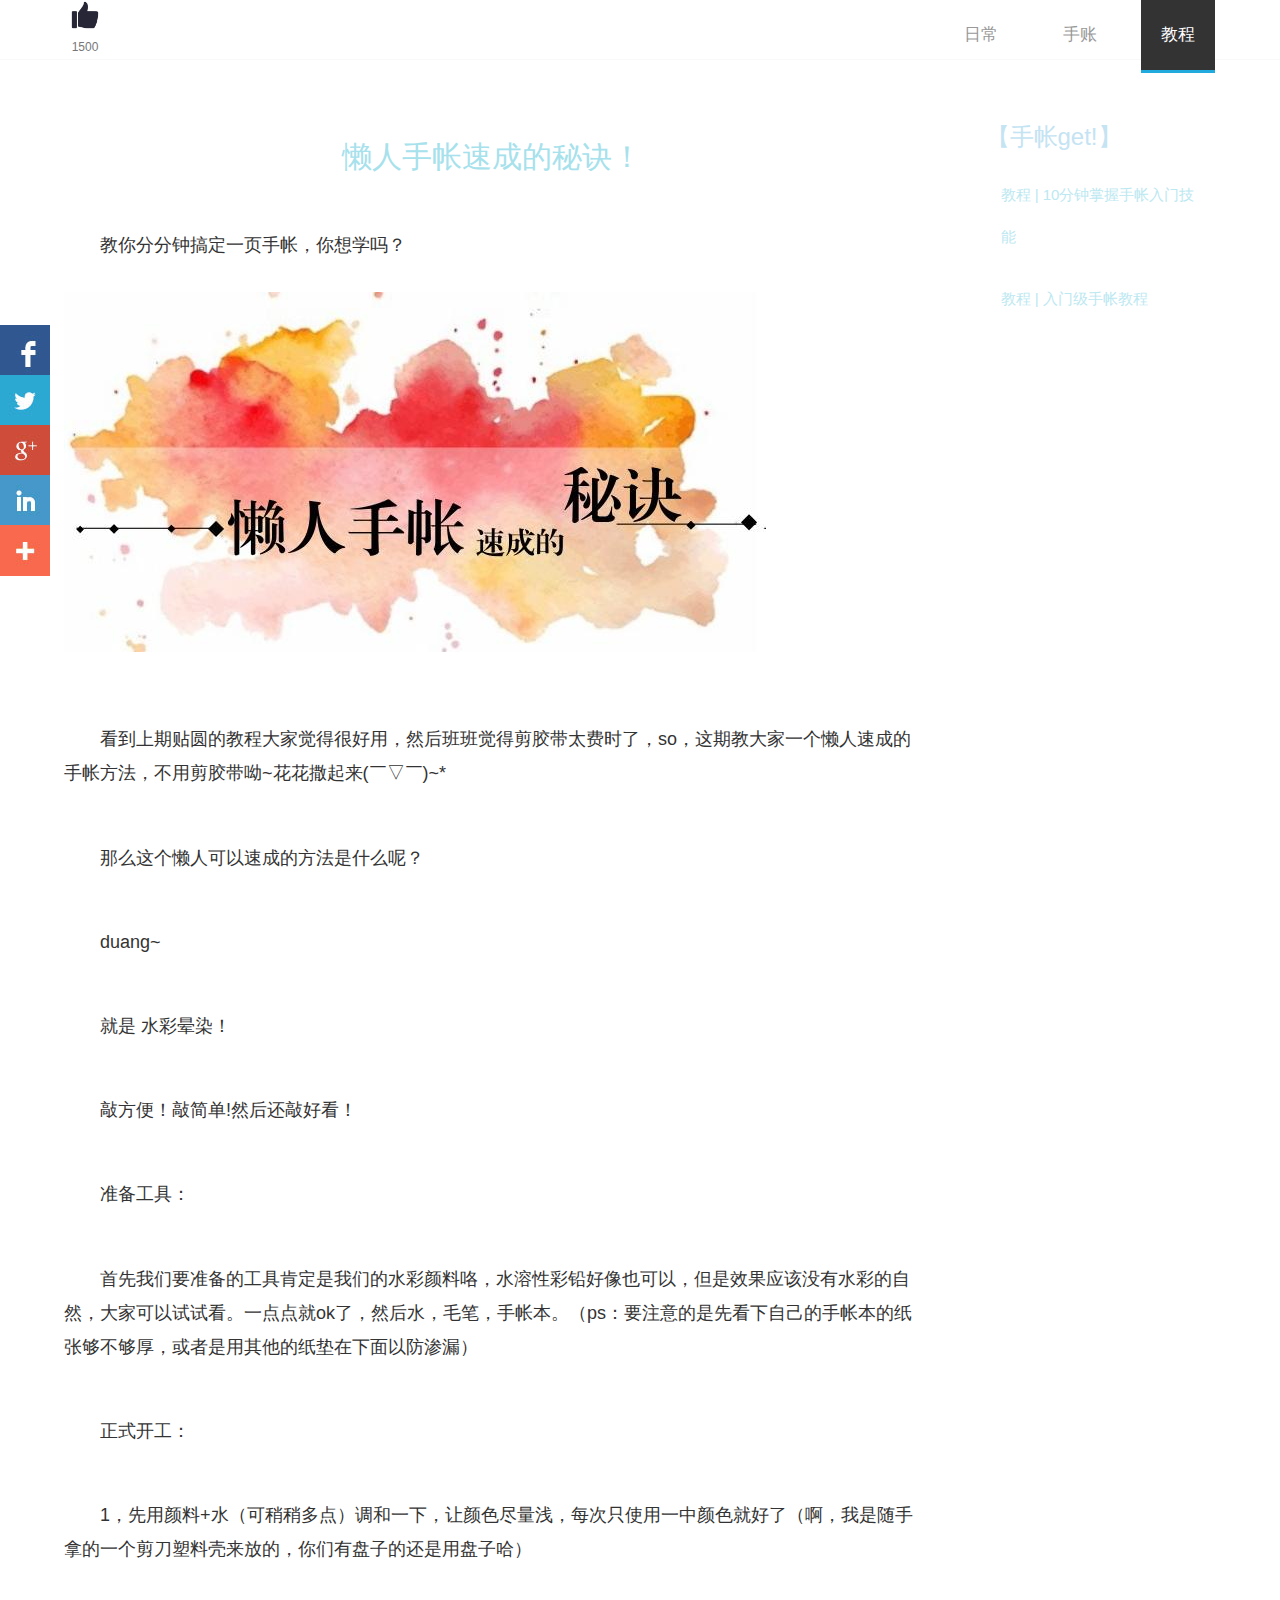
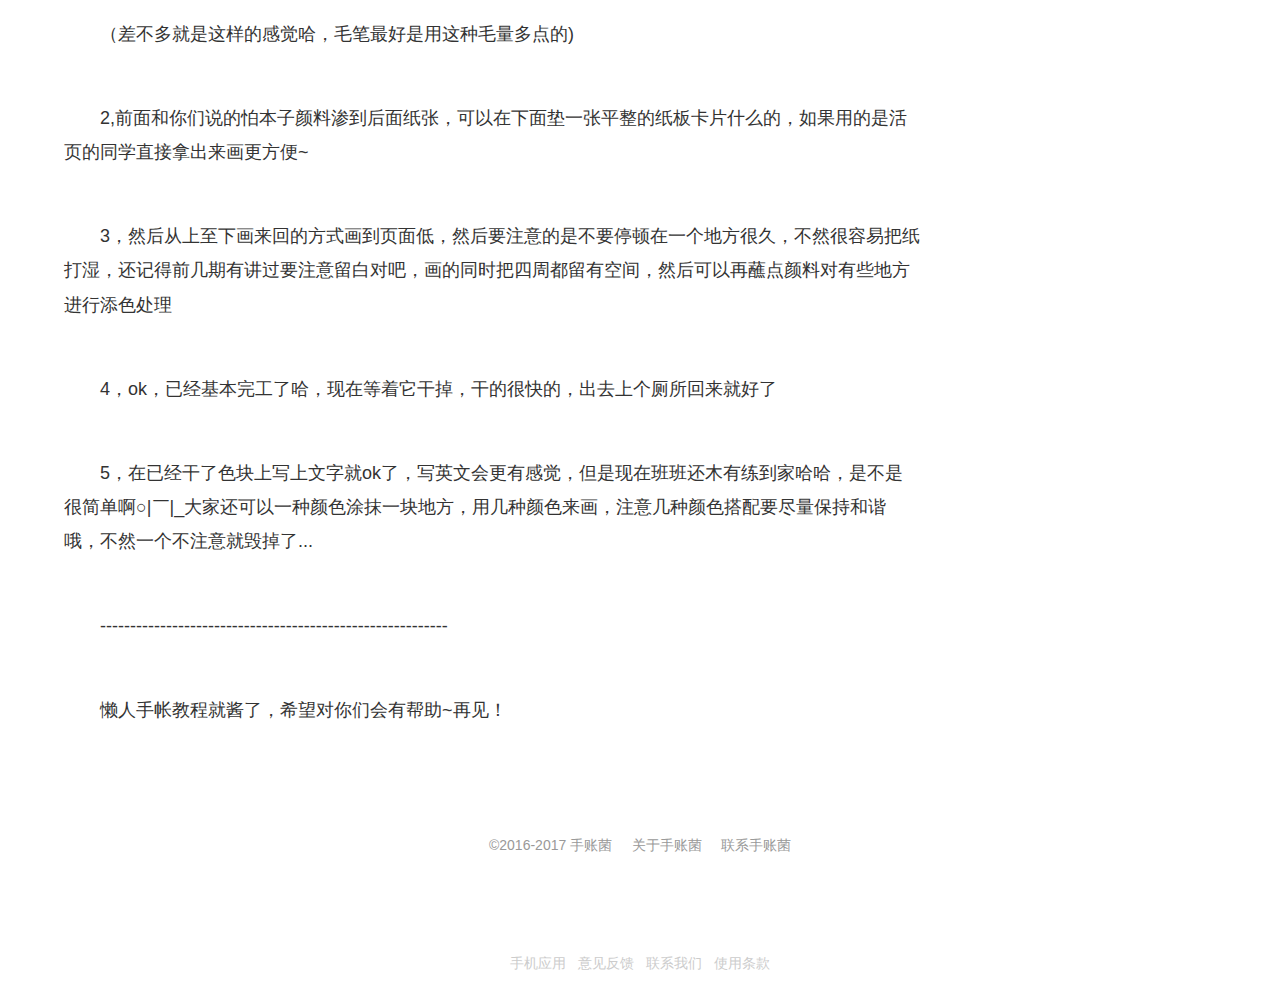
<file: index3_1.html>
<!DOCTYPE html>
<html>
	<head>
		<meta charset="utf-8" />
		<title>手账菌:分享手账,记录点滴,寻找美好</title>
		<link media="all" type="text/css" rel="stylesheet" href="bootstrap3.1.1/css/bootstrap.min.css">
		<link media="all" type="text/css" rel="stylesheet" href="css/style.css">
		<link media="all" type="text/css" rel="stylesheet" href="css/style3.css">
		<script src="js/jquery.min.js"></script>
		<script src="js/backtop.js"></script> 
	</head>
	
	<body>
		<div class="navbar navbar-default navbar-fixed-top mainhead-navbox" role="navigation">
			<div class="container">
				<div class="navbar-header">
					<button type="button" class="navbar-toggle mainhead-navbtn" data-toggle="collapse" data-target=".navbar-collapse">
						<span class="sr-only">菜单导航</span>
						<span class="icon-bar"></span>
						<span class="icon-bar"></span>
						<span class="icon-bar"></span>
					</button>
					
					<div class='navbar-brand'>
						<div class="praise">
							<span id="praise"><img src="img/common/qxzan.png" id="praise-img" /></span>
							<span id="praise-txt">1500</span>
							<span id="add-num"><em>+1</em></span>
						</div>
					</div>
				</div>
						<script>
							$(function(){
								$("#praise").click(function(){
									var praise_img = $("#praise-img");
									var text_box = $("#add-num");
									var praise_txt = $("#praise-txt");
									var num=parseInt(praise_txt.text());
									if(praise_img.attr("src") == ("img/common/zan.png")){
										$(this).html("<img src='img/common/qxzan.png' id='praise-img' class='animation' />");
										praise_txt.removeClass("hover");
										text_box.show().html("<em class='add-animation'>-1</em>");
										$(".add-animation").removeClass("hover");
										num -=1;
										praise_txt.text(num)
									}else{
										$(this).html("<img src='img/common/zan.png' id='praise-img' class='animation' />");
										praise_txt.addClass("hover");
										text_box.show().html("<em class='add-animation'>+1</em>");
										$(".add-animation").addClass("hover");
										num +=1;
										praise_txt.text(num)
									}
								});
							})
						</script>
		
				<div class="navbar-collapse collapse mainhead-collapse">
					<ul class="nav mainhead-nav">
						<li><a href="index.html" title='我们的日常'>日常</a></li>
						<li><a href="index2.html" title="手账的基本">手账</a></li>
						<li class='active'><a href="index3.html" title='动手做手账'>教程</a></li>
					</ul>
				</div>
			</div>
		</div>
		
		<div class="sectioncon">
            <div class="container-fluid">
                <div class="row">
                    <div class="col-xs-12 col-sm-12 col-md-8 col-lg-9 col-xl-9">
                        <div class="blog">
                            <h3 class="text">懒人手帐速成的秘诀！</h3>
                            <p>教你分分钟搞定一页手帐，你想学吗？</p><br />
                            <img src="img/img3/5.jpg" alt="Image" class="img-fluid img-post"><br />
                            <p>看到上期贴圆的教程大家觉得很好用，然后班班觉得剪胶带太费时了，so，这期教大家一个懒人速成的手帐方法，不用剪胶带呦~花花撒起来(￣▽￣)~*</p><br />
                           	<p>那么这个懒人可以速成的方法是什么呢？</p><br />
                           	<p>duang~</p><br />
                           	<p>就是 水彩晕染！</p><br />
                           	<p>敲方便！敲简单!然后还敲好看！</p><br />
                           	<p>准备工具：</p><br />
                           	<p>首先我们要准备的工具肯定是我们的水彩颜料咯，水溶性彩铅好像也可以，但是效果应该没有水彩的自然，大家可以试试看。一点点就ok了，然后水，毛笔，手帐本。（ps：要注意的是先看下自己的手帐本的纸张够不够厚，或者是用其他的纸垫在下面以防渗漏）</p><br />
                           	<p>正式开工：</p><br />
                           	<p>1，先用颜料+水（可稍稍多点）调和一下，让颜色尽量浅，每次只使用一中颜色就好了（啊，我是随手拿的一个剪刀塑料壳来放的，你们有盘子的还是用盘子哈）</p><br />                   
                           	<p>（差不多就是这样的感觉哈，毛笔最好是用这种毛量多点的)</p><br />
                           	<p>2,前面和你们说的怕本子颜料渗到后面纸张，可以在下面垫一张平整的纸板卡片什么的，如果用的是活页的同学直接拿出来画更方便~</p><br />
                           	<p>3，然后从上至下画来回的方式画到页面低，然后要注意的是不要停顿在一个地方很久，不然很容易把纸打湿，还记得前几期有讲过要注意留白对吧，画的同时把四周都留有空间，然后可以再蘸点颜料对有些地方进行添色处理</p><br />
                           	<p>4，ok，已经基本完工了哈，现在等着它干掉，干的很快的，出去上个厕所回来就好了</p><br />
                           	<p>5，在已经干了色块上写上文字就ok了，写英文会更有感觉，但是现在班班还木有练到家哈哈，是不是很简单啊○|￣|_大家还可以一种颜色涂抹一块地方，用几种颜色来画，注意几种颜色搭配要尽量保持和谐哦，不然一个不注意就毁掉了...</p><br />
                           	<p>----------------------------------------------------------</p><br />
                           	<p>懒人手帐教程就酱了，希望对你们会有帮助~再见！</p><br />
                        </div>
					</div>
                    <div class="col-xs-12 col-sm-12 col-md-4 col-lg-3 col-xl-3 aside-r">
                        <div class="aside-container">
                            <h3 class="title">
                                                                【手帐get!】
                            </h3>
                            <div class="nav-container">
                                <ul class="nav">
                                    <li><a href="index3.html" class="text-link">教程 | 10分钟掌握手帐入门技能</a></li>
                                    <li><a href="index3_2.html" class="text-link">教程 | 入门级手帐教程</a></li>
                                </ul>
                        	</div>
						</div>
                	</div>
 				</div>
        	</div>
        </div>   
		
		
		
		
		
		<div class="container">
			<div class="mainfoot center">
				<p>
					&copy;2016-2017 手账菌  &nbsp;  &nbsp; <a href='login.html' title='关于手账菌'>关于手账菌</a> &nbsp;  &nbsp; <a href='login.html' title='联系手账菌'>联系手账菌</a>
				</p>
				<div class='row'>
					<div class='row partnerbox'>
						<a href="login.html" title='手机应用'>手机应用</a> &nbsp;
						<a href="login.html" title='意见反馈'>意见反馈</a> &nbsp;
						<a href="login.html" title='联系我们'>联系我们</a>  &nbsp;
						<a href="login.html" target="_blank" title="使用条款">使用条款</a>  
					</div>	
				</div>
			</div>
		</div>

		<!--左侧-->
		<div class="leftside">
			<a href="login.html" class="way1" title="facebook分享"><img src="img/img1/way01.jpg" width="50" height="50" /></a>
			<a href="login.html" class="way2" title="twitter分享"><img src="img/img1/way02.jpg" width="50" height="50" /></a>
			<a href="login.html" class="way3" title="Google分享"><img src="img/img1/way03.jpg" width="50" height="50" /></a>
			<a href="login.html" class="way4" title="ins分享"><img src="img/img1/way04.jpg"  width="50" height="50" /></a>
			<a href="login.html" class="way5" title="更多分享方式"><img src="img/img1/way05.jpg"  width="50" height="50" /></a>
		</div>
		
		<!--返回顶部-->
		<a href="#0" class="cd-top">Top</a>
		
		<script src="js/jquery.min.js"></script>
		<script src="bootstrap3.1.1/js/bootstrap.min.js"></script>
		
		<script>
			$(function(){
				$('.leftside a').hover(function(){
					$(this).animate({width:'65px'},300);	
				},function(){
				$(this).animate({width:'50px'},300);	
				});
			});
		</script>
	</body>
</html>
</file>
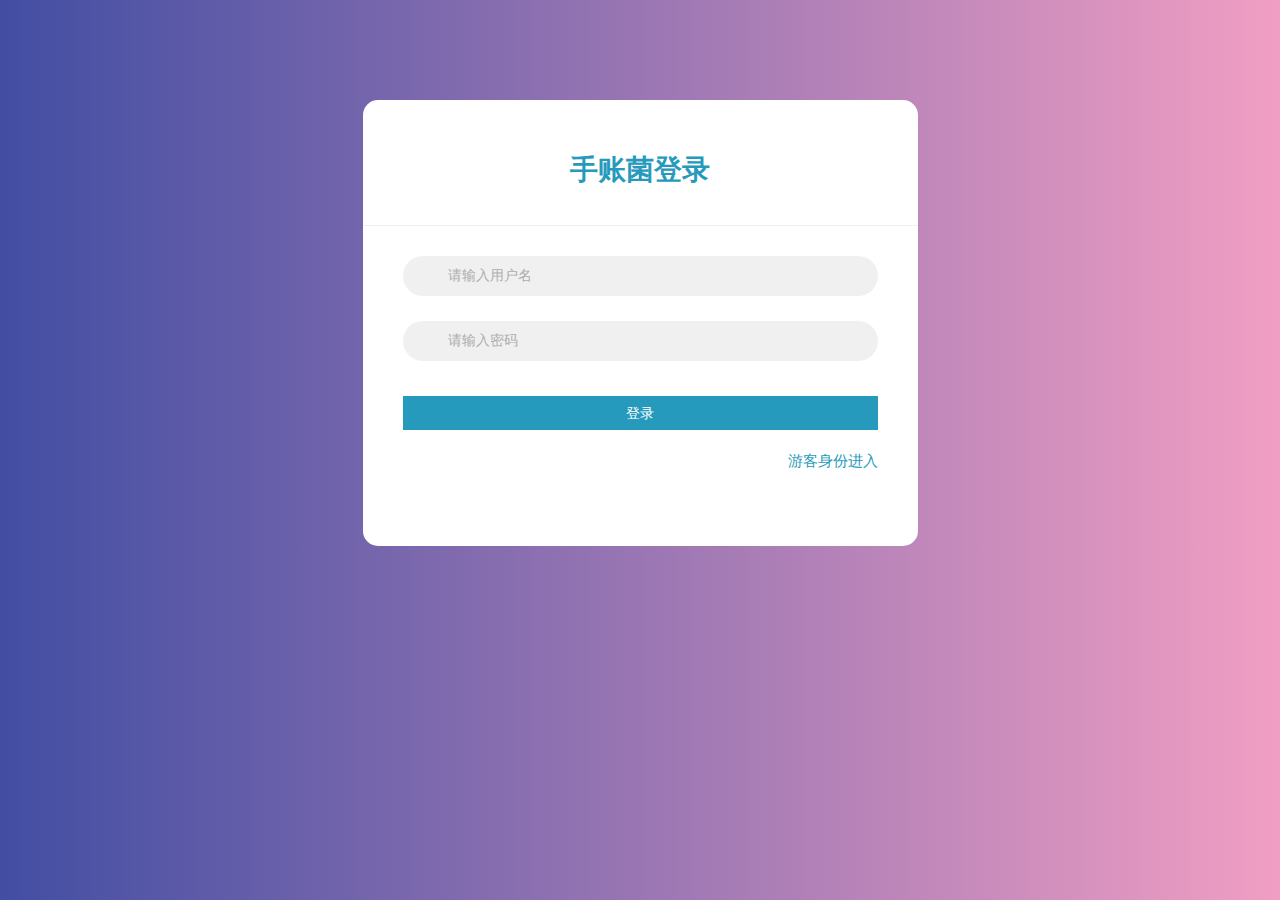
<file: login.html>
<!DOCTYPE html>
<html>
	<head>
		<meta charset="UTF-8">
		<title>手账菌:分享手账,记录点滴,寻找美好</title>
		<link media="all" type="text/css" rel="stylesheet" href="bootstrap3.1.1/css/bootstrap.min.css">
		<link media="all" type="text/css" rel="stylesheet" href="css/loginstyle.css">
	</head>
	<body>
		<div class="container">
			<div class="row">
				<div class="col-md-offset-3 col-md-6">
					<form class="form-horizontal">
						<span class="heading">手账菌登录</span>
						<div class="form-group">
							<input name="username" type="text" class="form-control" id="username" value="请输入用户名" />
						</div>
						<div class="form-group">
							<input name="password" type="text" class="form-control" id="password" value="请输入密码" />
						</div>
						<div class="form-group">
							<li class="li4">
								<input class="submit" type="submit" id="btnSubmit" value="登录">
							</li>
							<li class="li3">
								<a  class="visitor" href="index.html">游客身份进入</a>
       						</li>
						</div>
					</form>
				</div>
			</div>
		</div>
	</body>
	
	<script src="js/jquery.min.js"></script>
	<!--动态背景-->
	<script src="js/jquery.gradientify.min.js"></script>
	<script>
		$(document).ready(function() {
			$("body").gradientify({
				gradients: [
					{ start: [49,76,172], stop: [242,159,191] },
					{ start: [255,103,69], stop: [240,154,241] },
					{ start: [33,229,241], stop: [235,236,117] }
				]
			});
		});
	</script>
		
	<!--登录验证-->
    <script type="text/javascript"> 
		$('#username').focus(function () { 
			$('#username').val(''); 
		}) 
		$('#password').focus(function () { 
			$('#password').val(''); 
		}) 
		$('#username').blur(function () { 
			if ($('#username').val() =='') { 
				$('#username').val('用户名不能为空'); 
				$('#username').css({'color':'red'}); 
			} 
		}) 
		$('#username').focus(function () {
			$('#username').css({'color':'#ADADAD'}); 
		});
			
		$('#password').blur(function () { 
			if ($('#password').val() == '') { 
				$('#password').val('密码不能为空'); 
				$('#password').css({'color':'red'}); 
			} 
		}) 
		$('#password').focus(function () {
			$('#password').css({'color':'#ADADAD'}); 
		});
			
		$('#btnSubmit').click(function () { 
			if ($('#username').val() == 'Zazzing' && $('#password').val() == '123456') { 
				alert('登录成功！'); 
				window.open('index.html');
			}
			else { 
				alert('登录失败！'); 
			}
		}) 
	</script> 	
</html>
</file>
<file: css/style.css>
body {
	background: #fff;
	padding:0;
	margin:0;
	font-family: "Microsoft YaHei", "微软雅黑", "Microsoft JhengHei", "华文宋体", STHeiti, verdana,arial, sans-serif;
}
* {
    box-sizing: border-box;
}
div {
    display: block;
}
p {
    display: block;
    -webkit-margin-before: 1em;
    -webkit-margin-after: 1em;
    -webkit-margin-start: 0px;
    -webkit-margin-end: 0px;
}
.mainhead {
	margin-top:80px;
}
.navbar-fixed-top {
    background: #fff;
    border-bottom: 1px solid #f9f9f9;
}
.navbar-header a {
	text-decoration: none;
}
.mainhead-navbox {
	height:60px;
}
.mainhead-navbox .navbar-brand {
  float: left;
  height: 60px;
  padding: 0 0 0 15px;
  font-size: 18px;
  line-height: 55px;
}
.mainhead-navbox .navbar-brand a {
	font-size:0.8em;
}
.mainhead-navbox .navbar-brand .mainhead-avatar {
	margin:0;
	margin:0!important; 
}
.mainhead-navbox .navbar-brand .mainhead-avatar img {
	width:40px;
	height:40px;
}
/*动态点赞开始*/
.praise{
    width:40px;
    height:40px;
    margin: 0 auto;
    cursor: pointer;
    font-size: 12px;
    text-align:center;
    position: relative;
}
#praise{
    display:block;
    width:40px;
    height:40px;
    margin:0 auto;
}
#praise-txt{
    height:25px;
    line-height:15px;
    display: block;
}
.praise img{
    width:30px;
    height:30px;
    display:block;
    margin: 0 auto;
}
.praise img.animation{
    animation: myfirst 0.5s;
    -moz-animation: myfirst 0.5s;	/* Firefox */
    -webkit-animation: myfirst 0.5s;	/* Safari 和 Chrome */
    -o-animation: myfirst 0.5s;	/* Opera */
}
#add-num{
    display:none;
}
#add-num .add-animation{
    color: #000;
    position:absolute;
    top:-15px;
    left: 10px;
    font-size: 15px;
    opacity: 0;
    filter: Alpha(opacity=0);
    -moz-opacity:0;
    animation: mypraise 0.5s ;
    -moz-animation: mypraise 0.5s ;	/* Firefox */
    -webkit-animation: mypraise 0.5s ;	/* Safari 和 Chrome */
    -o-animation: mypraise 0.5s ;	/* Opera */
    font-style:normal;
}
.praise .hover , #add-num .add-animation.hover , #praise-txt.hover{
    color: #EB4F38;
}
/*点赞图标放大动画开始*/
@keyframes myfirst
{
    0%{
        width:30px;
        height:30px;
    }
    50%{
        width:40px;
        height:40px;
    }
    100% {
        width:30px;
        height:30px;
    }
}
@-moz-keyframes myfirst /* Firefox */
{
    0%{
        width:30px;
        height:30px;
    }
    50%{
        width:40px;
        height:40px;
    }
    100% {
        width:30px;
        height:30px;
    }
}
@-webkit-keyframes myfirst /* Safari 和 Chrome */
{
    0%{
        width:30px;
        height:30px;
    }
    50%{
        width:40px;
        height:40px;
    }
    100% {
        width:30px;
        height:30px;
    }
}
@-o-keyframes myfirst /* Opera */
{
    0%{
        width:30px;
        height:30px;
    }
    50%{
        width:40px;
        height:40px;
    }
    100% {
        width:30px;
        height:30px;
    }
}
/*点赞图标放大动画结束*/
/*点赞数量加减动画开始*/
@keyframes mypraise
{
    0%{
        top:-15px;
        opacity: 0;
        filter: Alpha(opacity=0);
        -moz-opacity:0;
    }
    25%{
        top:-20px;
        opacity: 0.5;
        filter: Alpha(opacity=50);
        -moz-opacity:0.5;
    }
    50%{
        top:-25px;
        opacity: 1;
        filter: Alpha(opacity=100);
        -moz-opacity:1;
    }
    75%{
        top:-30px;
        opacity: 0.5;
        filter: Alpha(opacity=50);
        -moz-opacity:0.5;
    }
    100% {
        top:-35px;
        opacity: 0;
        filter: Alpha(opacity=0);
        -moz-opacity:0;
    }
}
@-moz-keyframes mypraise /* Firefox */
{
    0%{
        top:-15px;
        opacity: 0;
        filter: Alpha(opacity=0);
        -moz-opacity:0;
    }
    25%{
        top:-20px;
        opacity: 0.5;
        filter: Alpha(opacity=50);
        -moz-opacity:0.5;
    }
    50%{
        top:-25px;
        opacity: 1;
        filter: Alpha(opacity=100);
        -moz-opacity:1;
    }
    75%{
        top:-30px;
        opacity: 0.5;
        filter: Alpha(opacity=50);
        -moz-opacity:0.5;
    }
    100% {
        top:-35px;
        opacity: 0;
        filter: Alpha(opacity=0);
        -moz-opacity:0;
    }
}
@-webkit-keyframes mypraise /* Safari 和 Chrome */
{
    0%{
        top:-15px;
        opacity: 0;
        filter: Alpha(opacity=0);
        -moz-opacity:0;
    }
    25%{
        top:-20px;
        opacity: 0.5;
        filter: Alpha(opacity=50);
        -moz-opacity:0.5;
    }
    50%{
        top:-25px;
        opacity: 1;
        filter: Alpha(opacity=100);
        -moz-opacity:1;
    }
    75%{
        top:-30px;
        opacity: 0.5;
        filter: Alpha(opacity=50);
        -moz-opacity:0.5;
    }
    100% {
        top:-35px;
        opacity: 0;
        filter: Alpha(opacity=0);
        -moz-opacity:0;
    }
}
@-o-keyframes mypraise /* Opera */
{
    0%{
        top:-15px;
        opacity: 0;
        filter: Alpha(opacity=0);
        -moz-opacity:0;
    }
    25%{
        top:-20px;
        opacity: 0.5;
        filter: Alpha(opacity=50);
        -moz-opacity:0.5;
    }
    50%{
        top:-25px;
        opacity: 1;
        filter: Alpha(opacity=100);
        -moz-opacity:1;
    }
    75%{
        top:-30px;
        opacity: 0.5;
        filter: Alpha(opacity=50);
        -moz-opacity:0.5;
    }
    100% {
        top:-35px;
        opacity: 0;
        filter: Alpha(opacity=0);
        -moz-opacity:0;
    }
}
/*点赞数量加减动画结束*/
/*动态点赞结束*/
.mainhead-nav > li {
  display: inline-block;
}
.mainhead-nav > li + li {
  margin-left: 20px;
}
.mainhead-nav > li > a {
  padding-right: 1.2em;
  padding-left: 1.2em;
  font-size: 1.2em;
  line-height: 50px;
  font-weight: normal;
  color: #999;
  text-decoration: none;
  text-shadow: none;
  border-bottom: 3px solid transparent;
}
.mainhead-nav > li > a:hover,
.mainhead-nav > li > a:focus,
.mainhead-nav > .active > a,
.mainhead-nav > .active > a:hover,
.mainhead-nav > .active > a:focus {
  color: #fff;
  background:#333;
  text-shadow: none;
  border-bottom-color: #21aadd;
}
.mainhead-navbtn {
  background: #fff;
}
.mainhead-navbtn:hover,
.mainhead-navbtn:focus {
  background: #f9f9f9;
  background: #f9f9f9!important;
}
@media (max-width: 768px) {
	.mainhead-collapse {
		background: #edf0ef;
	}
  	.mainhead-nav {
  		float: right;
  	}
	.mainhead-nav > li + li {
    	margin-left: 1px;
  	}
  	.mainhead-nav > li > a {
  		padding-right: 0.8em;
  		padding-left: 0.8em;
  		font-size: 1em;
  		line-height: 50px;
  		font-weight: normal;
  		color: #999;
  		text-decoration: none;
  		text-shadow: none;
  		border-bottom: 3px solid transparent;
	}
} 
@media (min-width: 768px) {
	.mainhead-brand {
		float: left;
	}
  	.mainhead-nav {
  		float: right;
  	}
}
@media (min-width: 768px) {
	.container { 
		width: 768px;
	}
}
@media (min-width: 992px) {
	.container { 
		width: 992px;
	} 
}
@media (min-width: 1200px) {
	.container { 
		width: 1180px;
	} 
}
.center {
    text-align: center;
    text-align: center!important;
}
.logbox {
	margin-top:5em;
}
.sloganbox {
	margin-top:1em;
	margin-bottom:3em;
}
.sloganbox p {
	color:#888;
	line-height: 160%;
}
a.btn {
	text-decoration: none;
}
.btn-hero {
	color: #fff;
	text-shadow: none; 
  	background-color: #45d0c6;
  	border: none;
}
.btn-hero:hover {
	color:#fff;
	background-color: #49c7be;
}
.radius-2
{
  -webkit-border-radius:2px;
  -moz-border-radius:2px;
  border-radius:2px
}
.thumbnail img:hover{
	opacity: 0.4;
}
.margin-t10 {
    margin-top: 10px;
}
.no-decoration {
    text-decoration: none;
}
.maincontent {
    background: #fff;
    padding-bottom: 5em;
    height: auto;
}
.mainbody{
	overflow: hidden;
}
.padding-t20 {
    padding-top: 30px;
}
.row{
	overflow: hidden;
}
.margin-b20 {
    margin-bottom: 20px;
}
.margin-b0 {
    margin-bottom: 0;
}
.border-0 {
    border: 0;
    border: none;
}
.radius-0 {
    -webkit-border-radius: 0;
    -moz-border-radius: 0;
    border-radius: 0;
    border-radius: none;
}
.iteminfo {
    font-size: 0.9em;
    color: #bbb;
    margin-top: 0.5em;
}
.text-left {
    text-align: left;
    text-align: left!important;
}
.iteminfo p {
    font-weight: normal;
    font-size: 1.2em;
    color: #555;
    text-decoration: none;
}
.margin-t0 {
    margin-top: 0;
}
.text-right {
    text-align: right;
    text-align: right!important;
}
.margin20 {
    margin: 20px;
}
.margin-t10 {
    margin-top: 10px;
}
.btn-gray {
    color: #fff;
    text-shadow: none;
    background-color: #45d0c6;
    border: 0;
}
.btn-gray:hover {
    background-color: #A6E1EC;
}
.btn {
    -webkit-border-radius: 2px;
    -moz-border-radius: 2px;
    border-radius: 2px;
}
.radius-2 {
    -webkit-border-radius: 2px;
    -moz-border-radius: 2px;
    border-radius: 2px;
}
.mainfoot, .mainfoot a {
    color: #bcb9b2;
}
.mainfoot {
    min-height: 200px;
    padding-top: 1em;
}
.mainfoot .partnerbox {
    color: #ddd;
    padding-top: 1em;
    padding-bottom: 0.8em;
    margin-top: 5em;
    background: #fff;
}
.mainfoot .partnerbox a {
    color: #ccc;
}
.mainfoot, .mainfoot a {
    color: #999999;
}

/*左侧*/
.leftside { 
	width:50px; 
	height:250px; 
	position:fixed; 
	left:0; 
	top:50%; 
	margin-top:-125px; 
	z-index:900;
}
.leftside a { 
	width:50px; 
	height:50px; 
	line-height:50px; 
	float:left; 
	display:block; 
	text-align:right;
}
.leftside .way1 { 
	background:#305790;
}
.leftside .way2 { 
	background:#2BA9D2;
}
.leftside .way3 { 
	background:#CF4C3A;
}
.leftside .way4 { 
	background:#4698CA;
}
.leftside .way5 { 
	background:#F9694E;
}
/*返回顶部*/
.cd-top.cd-fade-out {
    opacity: .5;
}
.cd-top.cd-is-visible {
    visibility: visible;
    opacity: 1;
}
@media only screen and (min-width: 1024px)
.cd-top {
    height: 60px;
    width: 60px;
    right: 30px;
    bottom: 30px;
}
@media only screen and (min-width: 768px)
.cd-top {
    right: 20px;
    bottom: 20px;
}
.cd-top {
    display: inline-block;
    height: 40px;
    width: 40px;
    position: fixed;
    bottom: 40px;
    right: 10px;
    box-shadow: 0 0 10px rgba(0, 0, 0, 0.05);
    overflow: hidden;
    text-indent: 100%;
    white-space: nowrap;
    background: rgba(232, 98, 86, 0.8) url(../img/common/cd-top-arrow.svg) no-repeat center 50%;
    visibility: hidden;
    opacity: 0;
    -webkit-transition: all 0.3s;
    -moz-transition: all 0.3s;
    transition: all 0.3s;
}
</file>
<file: css/style2.css>
h1 {
    color: #2b2b2b;
    font-size: 42px;
    line-height: 1.3em;
    margin: 0 0 20px;
    font-weight: 900;
    text-transform: uppercase;
}
h1, h3, h4, h5, h6 {
    font-weight: normal;
}
.content-wrapper {
    margin-bottom: 50px;
    margin-top: 150px;
}
.title {
    text-align: center;
    margin: 0 0 60px;
}
.title h1 {
    font-size: 30px;
    margin: 0;
    line-height: 30px;
    letter-spacing: 1px;
}
.title a{
	text-decoration: none;
	 color: #45d0c6;
	 font-size: 15px;
}
.title a:hover{
	 color: #45d0c6;
	 font-size: 16px;
}
.gallery-item {
    margin-bottom: 50px;
}
.gallery-item a {
    width: 100%;
    height: 100%;
    overflow: hidden;
    display: block;
    position: relative;
}
img {
    border: none;
    max-width: 100%;
    vertical-align: middle;
}
img:hover{
	transform: scale(0.8);
	box-shadow: 0px 0px 40px #ccc;
	outline: 2px solid;
    outline-color: #666666;
}
</file>
<file: css/style3.css>
.sectioncon {
    padding-top: 100px;
    padding-bottom: 50px;
}
.container-fluid {
	margin-left: auto;
	margin-right: auto;
	max-width: 1390px;
	overflow-x: hidden;
}
@media (max-width: 1390px) {
	.container-fluid {
		padding-left: 5%;
		padding-right: 5%;
	}
}
.text {
	padding-top: 20px;
    color:#A6E1EC;
    margin-bottom: 45px;
    font-size: 30px;
    text-align: center;
}
.text h3 {
    font-size: 1.65rem;
}
.blog p {
	text-indent: 2em;
	padding-top: 10px;
	font-size: 18px;
	line-height: 1.9;
    margin-top: 10px;
    margin-bottom: 1rem;
}
.img-post {
    margin-bottom: 30px;
}
.img-fluid {
    display: block;
    max-width: 100%;
    height: auto;
    
}
.aside-r {
    padding-left: 50px;
}
.title {
	color: #C4E3F3;
    margin-bottom: 1rem;
    line-height: 1.4;
}
.nav-container {
    padding-left: 0;
    margin-bottom: 0;
    list-style: none;
}
.nav-container ul {
    margin-top: 0;
}
.text-link {
	font-size: 15px;
    color: #006699;
    line-height: 2.8;
    text-decoration: underline;
}
.nav a {
    color: #BCE8F1;
    text-decoration: none;
}
.nav a:hover {
    color: #46B8DA;
}
</file>
<file: css/loginstyle.css>
body {
	background: pink;
	padding:0;
	margin:0;
	font-family: "Microsoft YaHei", "微软雅黑", "Microsoft JhengHei", "华文宋体", STHeiti, verdana,arial, sans-serif;
}
li{
	list-style-type: none;
	padding: 10px 0;
}
.form-horizontal {
	margin-top: 100px;
	padding-top: 15px;
    background: #fff;
    padding-bottom: 40px;
    border-radius: 15px;
    text-align: center;
}
.form-horizontal .heading {
    display: block;
    font-size: 28px;
    font-weight: 700;
    padding: 35px 0;
    border-bottom: 1px solid #f0f0f0;
    margin-bottom: 30px;
    color:#269ABC;
}
.form-horizontal .form-group {
    padding: 0 40px;
    margin: 0 0 25px 0;
    position: relative;
}
.form-horizontal .form-control {
    background: #f0f0f0;
    border: none;
    border-radius: 20px;
    box-shadow: none;
    padding: 0 20px 0 45px;
    height: 40px;
    transition: all 0.3s ease 0s;
    display: block;
    width: 100%;
    color: #ADADAD;
}
.form-horizontal .li3 {
    text-align: right;
    font-size: 12px;
    padding: 10px 0;
}
.li4 .submit {
    display: block;
    width: 100%;
    padding: 7px 0;
    border: 0 none;
    color: #fff;
    background-color: #269ABC;
    cursor: pointer;
}
.visitor{
	font-size: 15px;
	color: #269ABC;
}
.visitor:hover{
	text-decoration: none;
	color: #2A6496;
}
</file>
